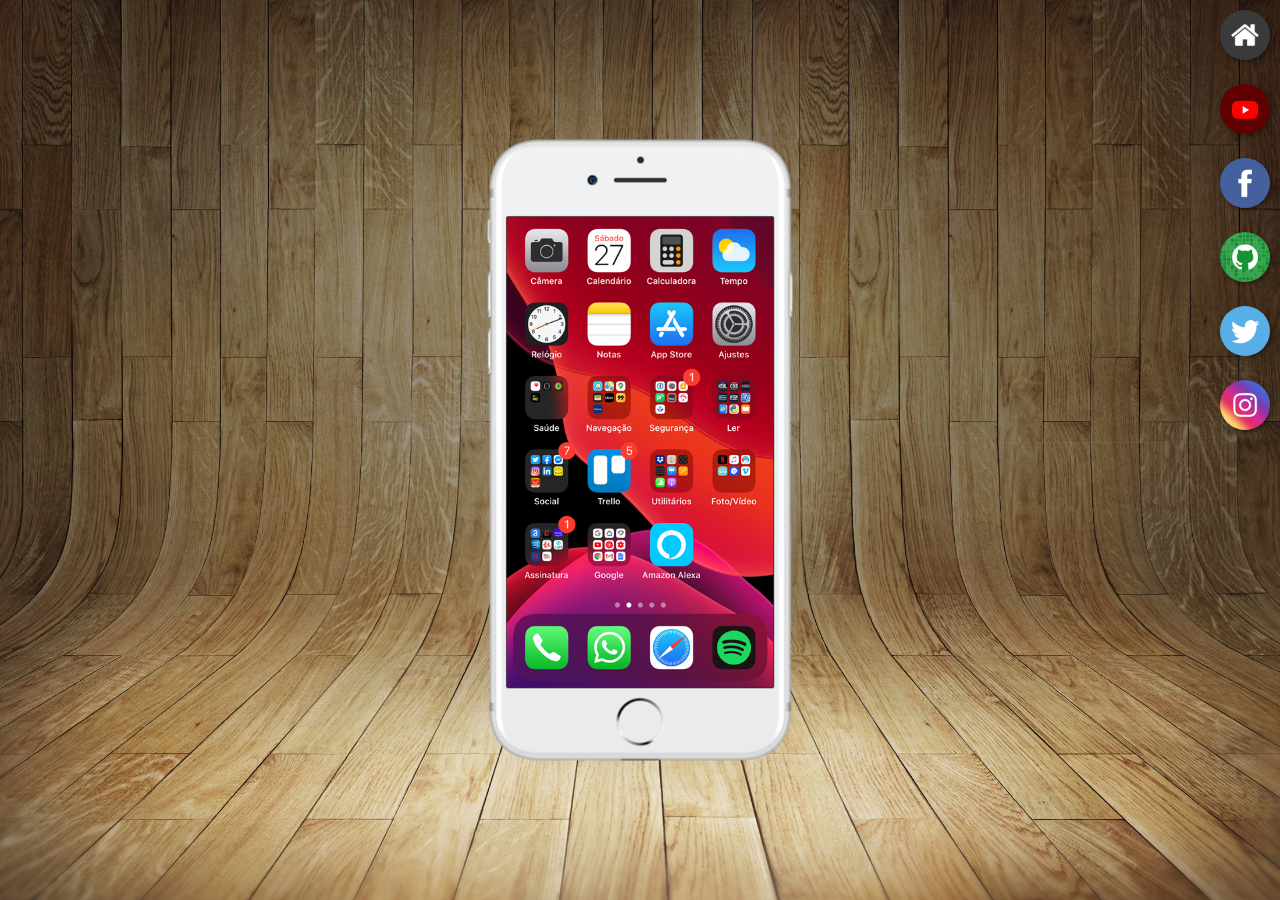
<file: index.html>
<!DOCTYPE html>
<html lang="pt-br">
<head>
    <meta charset="UTF-8">
    <meta name="viewport" content="width=device-width, initial-scale=1.0">
    <link rel="shortcut icon" href="favicon.ico" type="image/x-icon">
    <link rel="stylesheet" href="./estilos/style.css">
    <title>Projeto Redes Sociais</title>
</head>
<body>
    <main>
        <section id="telefone">
        <iframe src="home.html" name="tela" id="tela" frameborder="0">
            Seu navegador nao e compativel com isso.
        </iframe>
        </section>
        <section id="social">
             <a href="home.html" target="tela"><img src="imagens/logo-home.jpg" alt="Home"></a> <br>
             <a href="youtube.html" target="tela"><img src="imagens/logo-youtube.jpg" alt="Youtube"></a> <br> 
             <a href="facebook.html" target="tela"><img src="imagens/logo-facebook.jpg" alt="Facebook"></a>  <br>
             <a href="github.html" target="tela"><img src="imagens/logo-github.jpg" alt="GitHub"></a>  <br>
             <a href="twitter.html" target="tela"><img src="imagens/logo-twitter.jpg" alt="Twitter"></a>  <br>
             <a href="instagram.html" target="tela"><img src="imagens/logo-instagram.jpg" alt="Inst agram"></a>  <br>
        </section>
    </main>
</body>
</html>
</file>
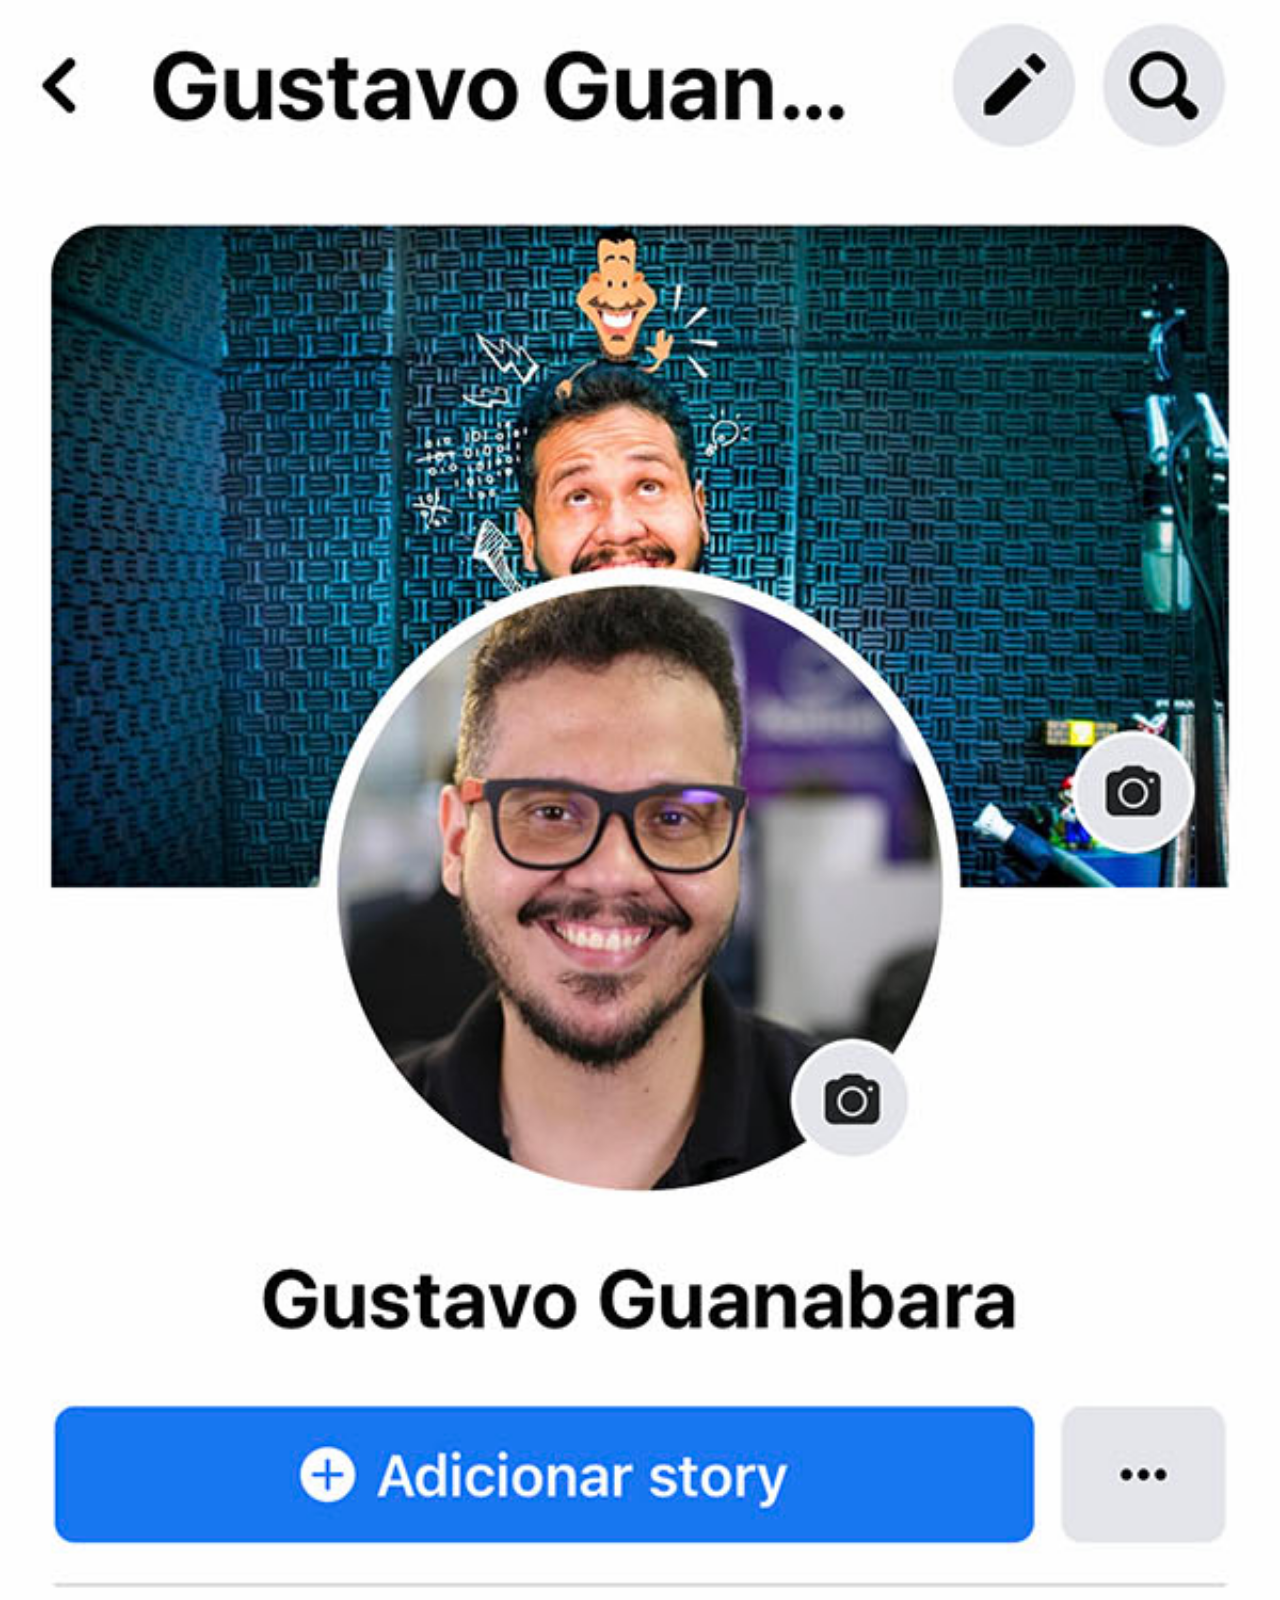
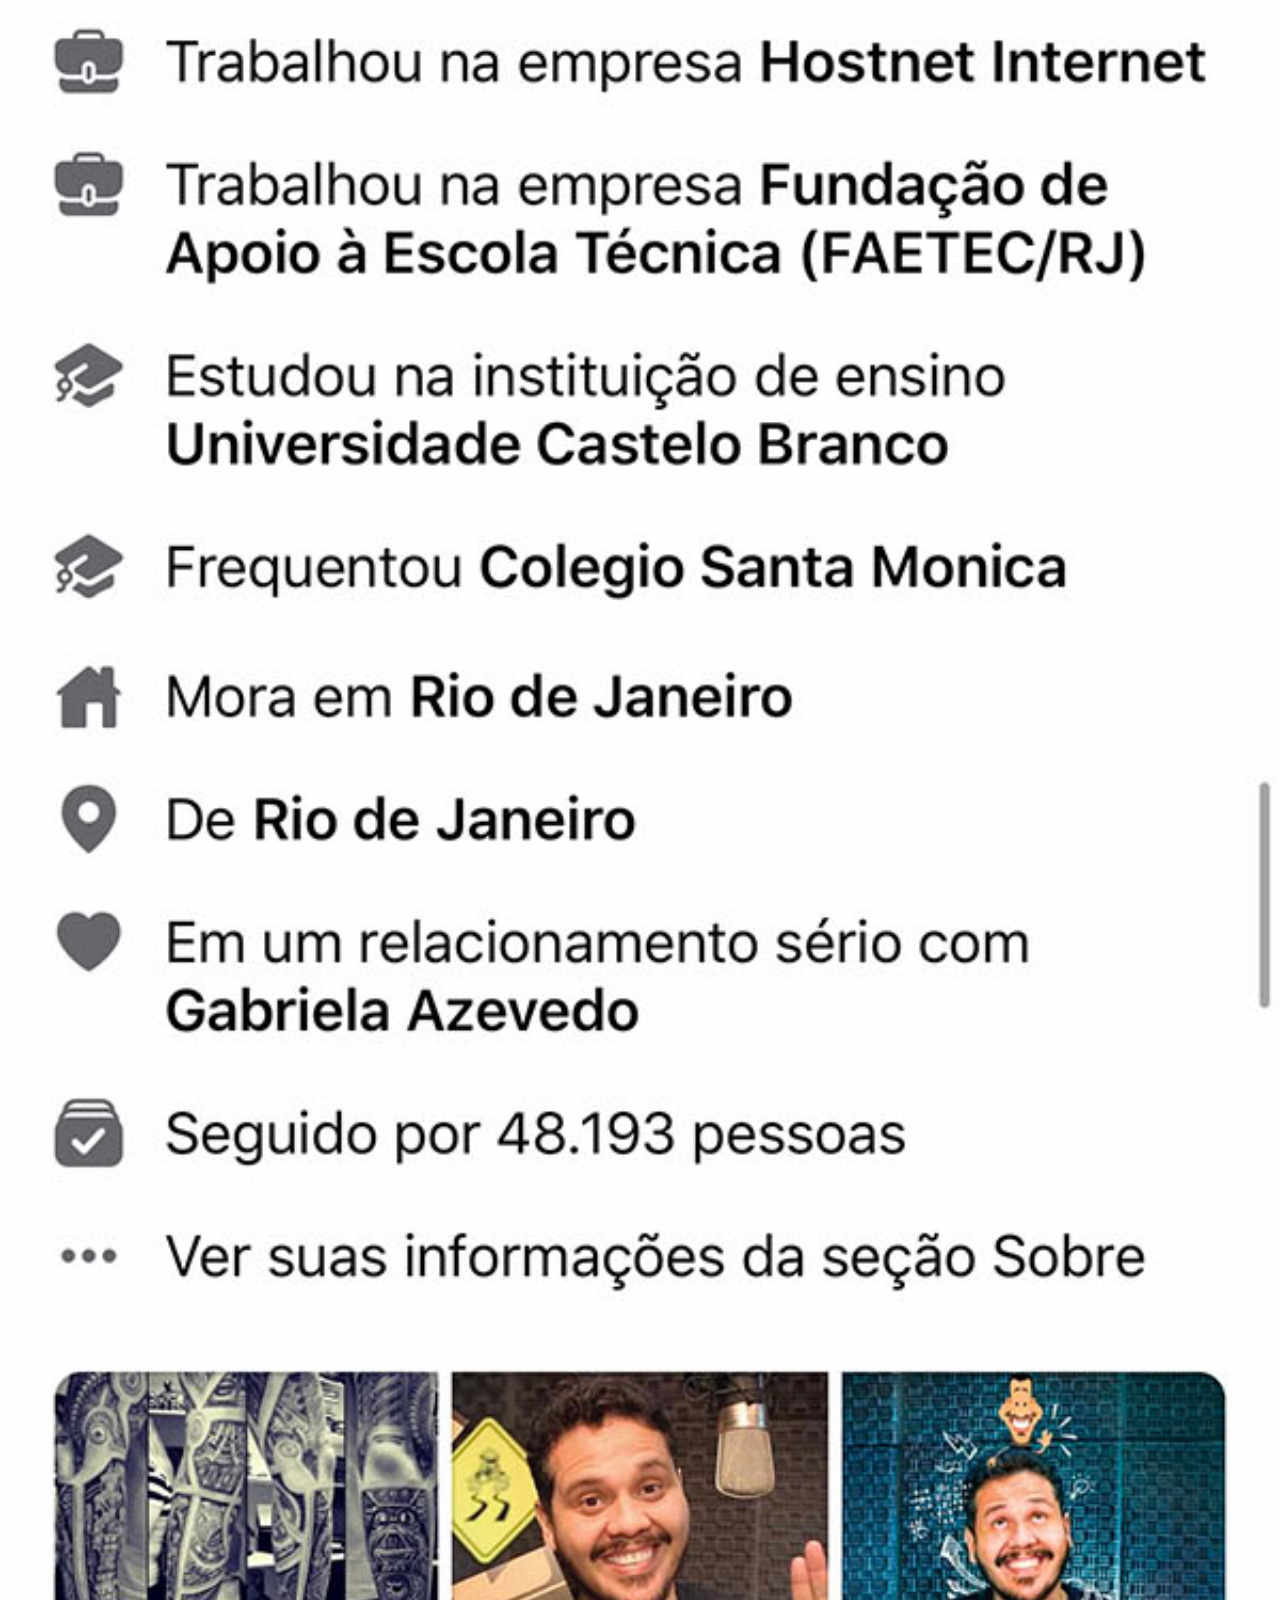
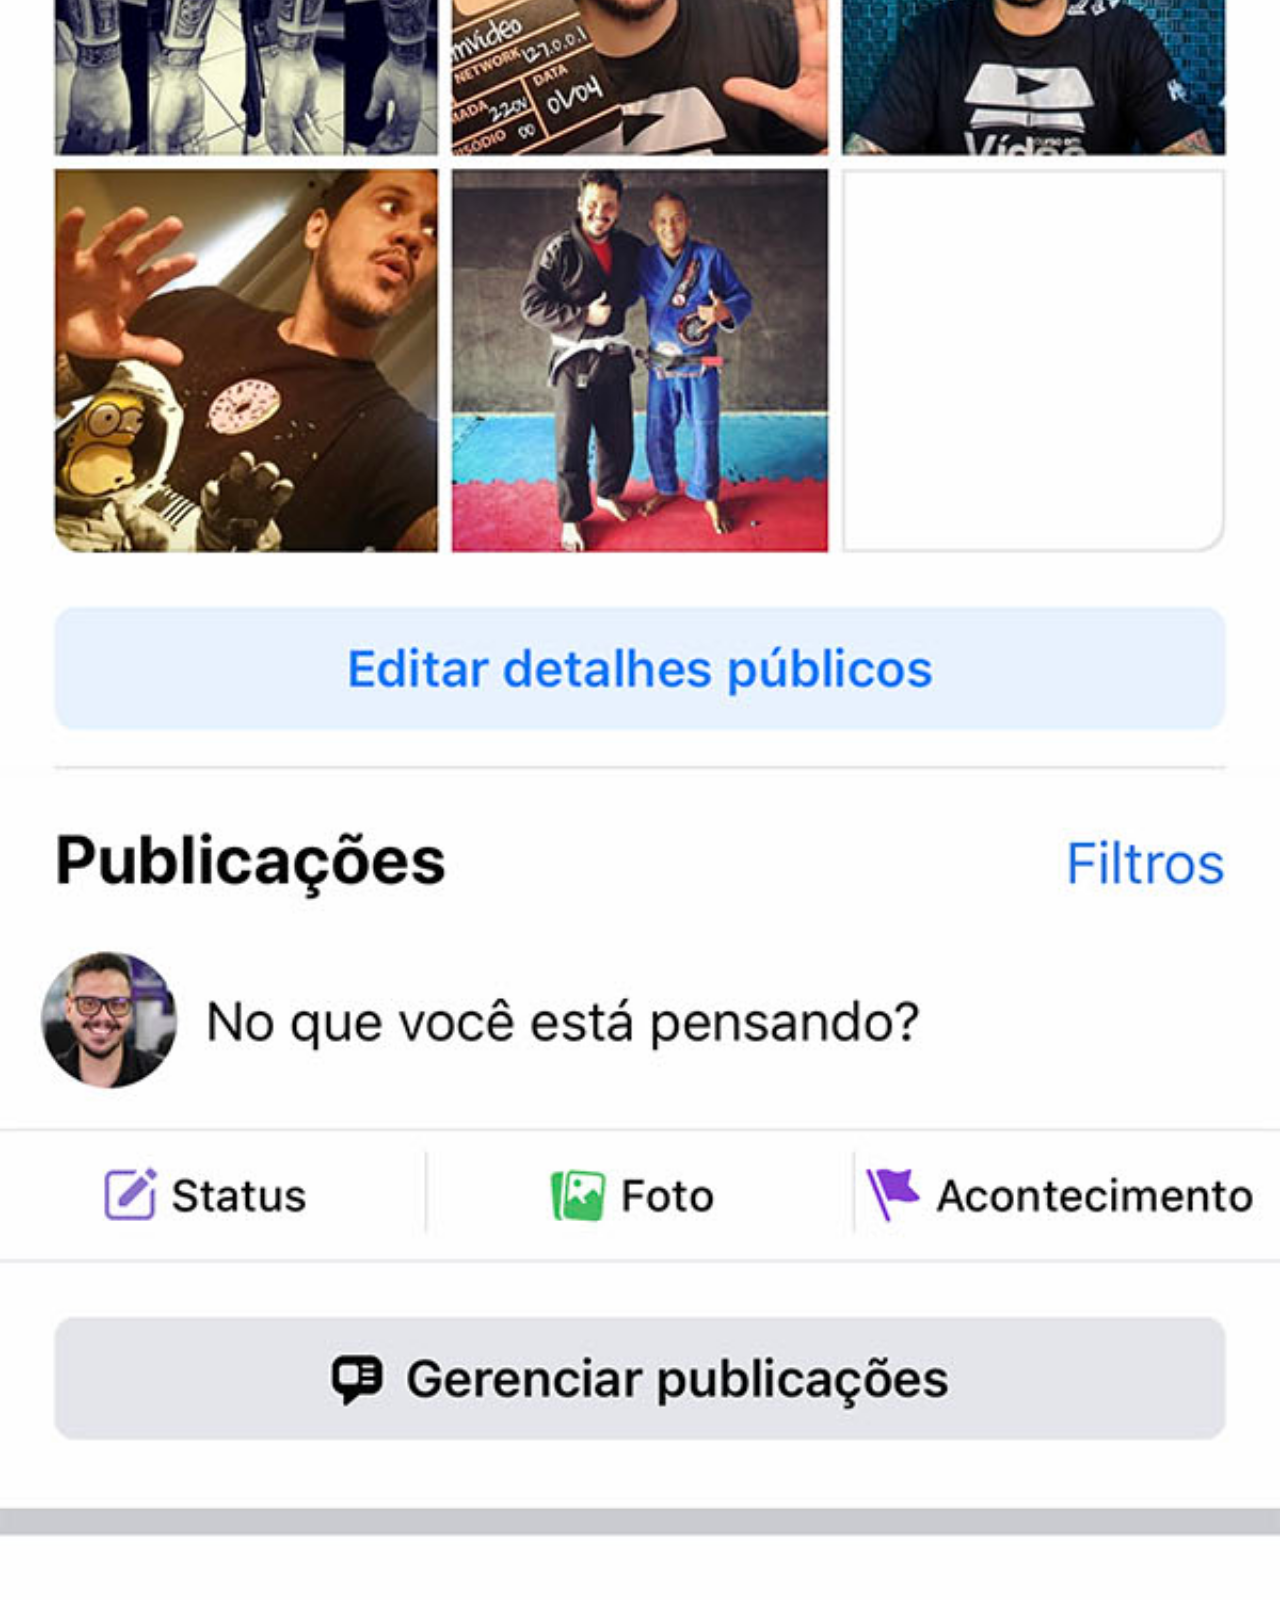
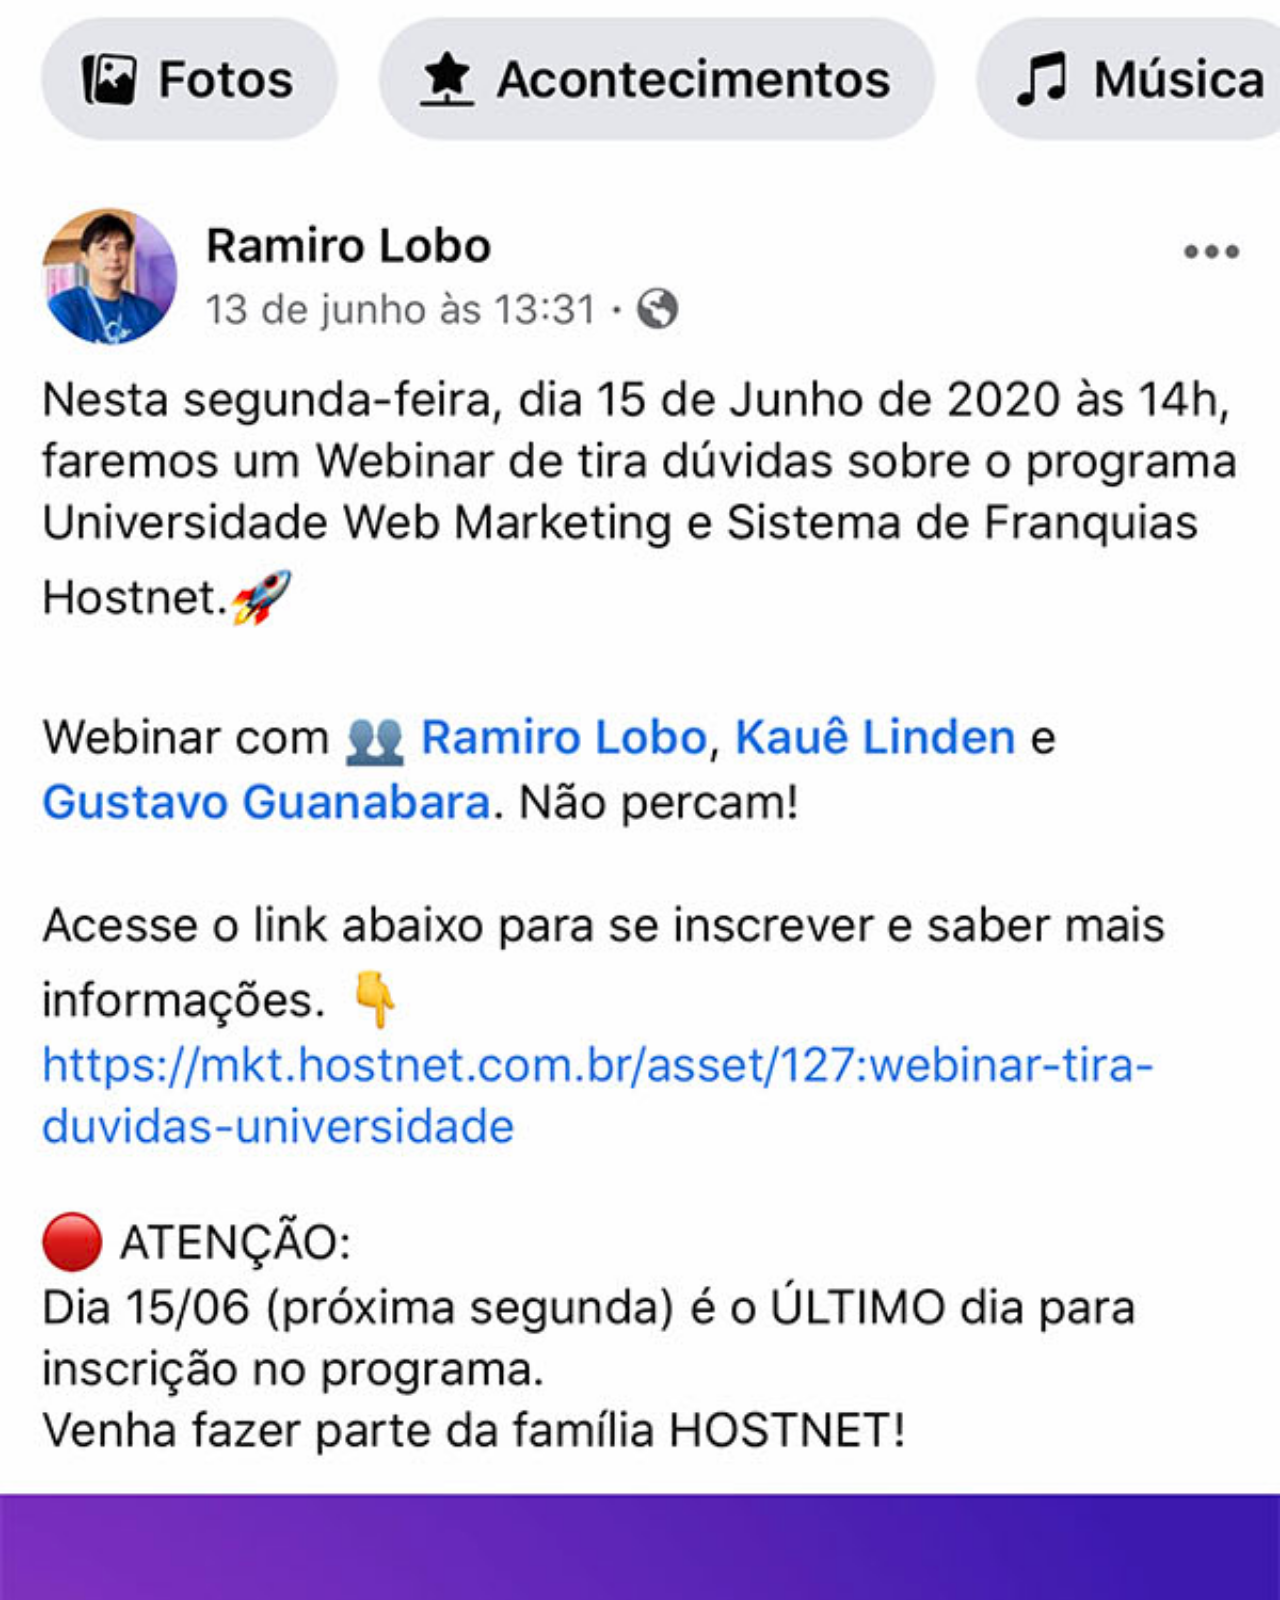
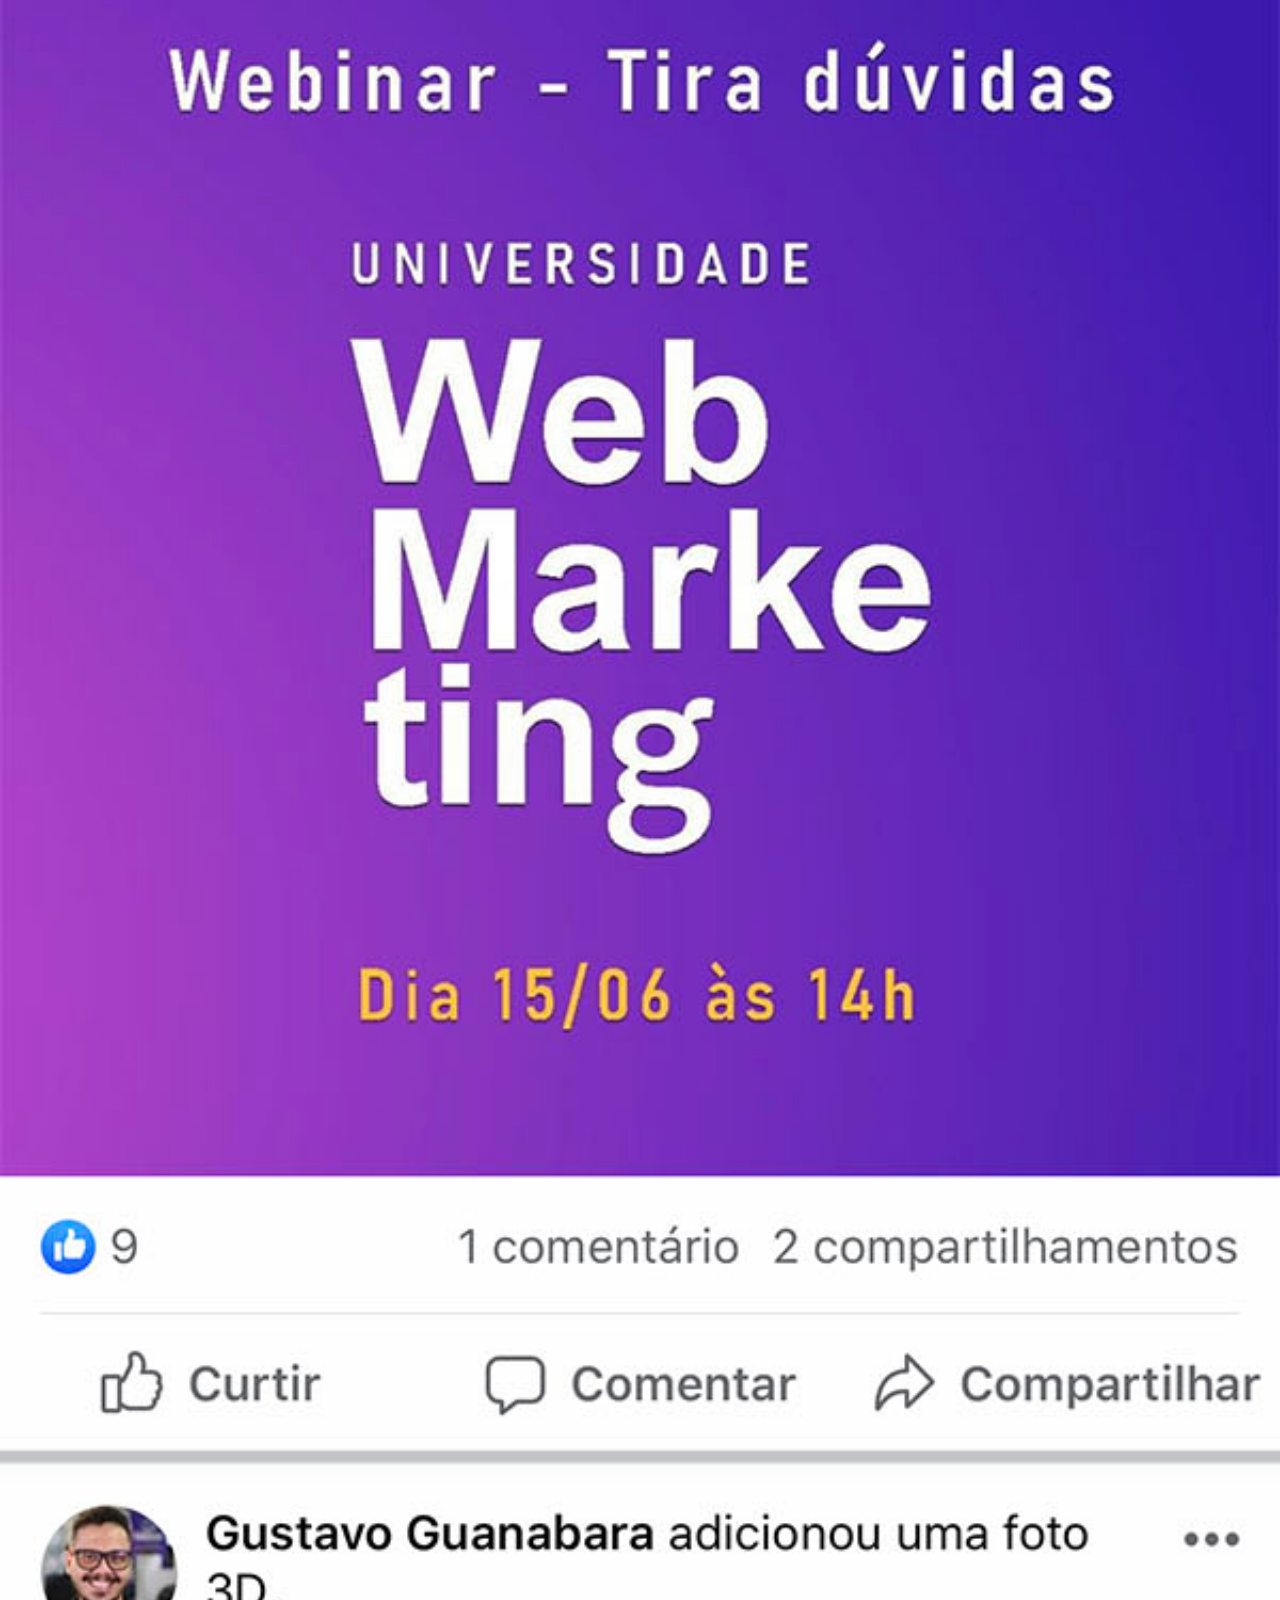
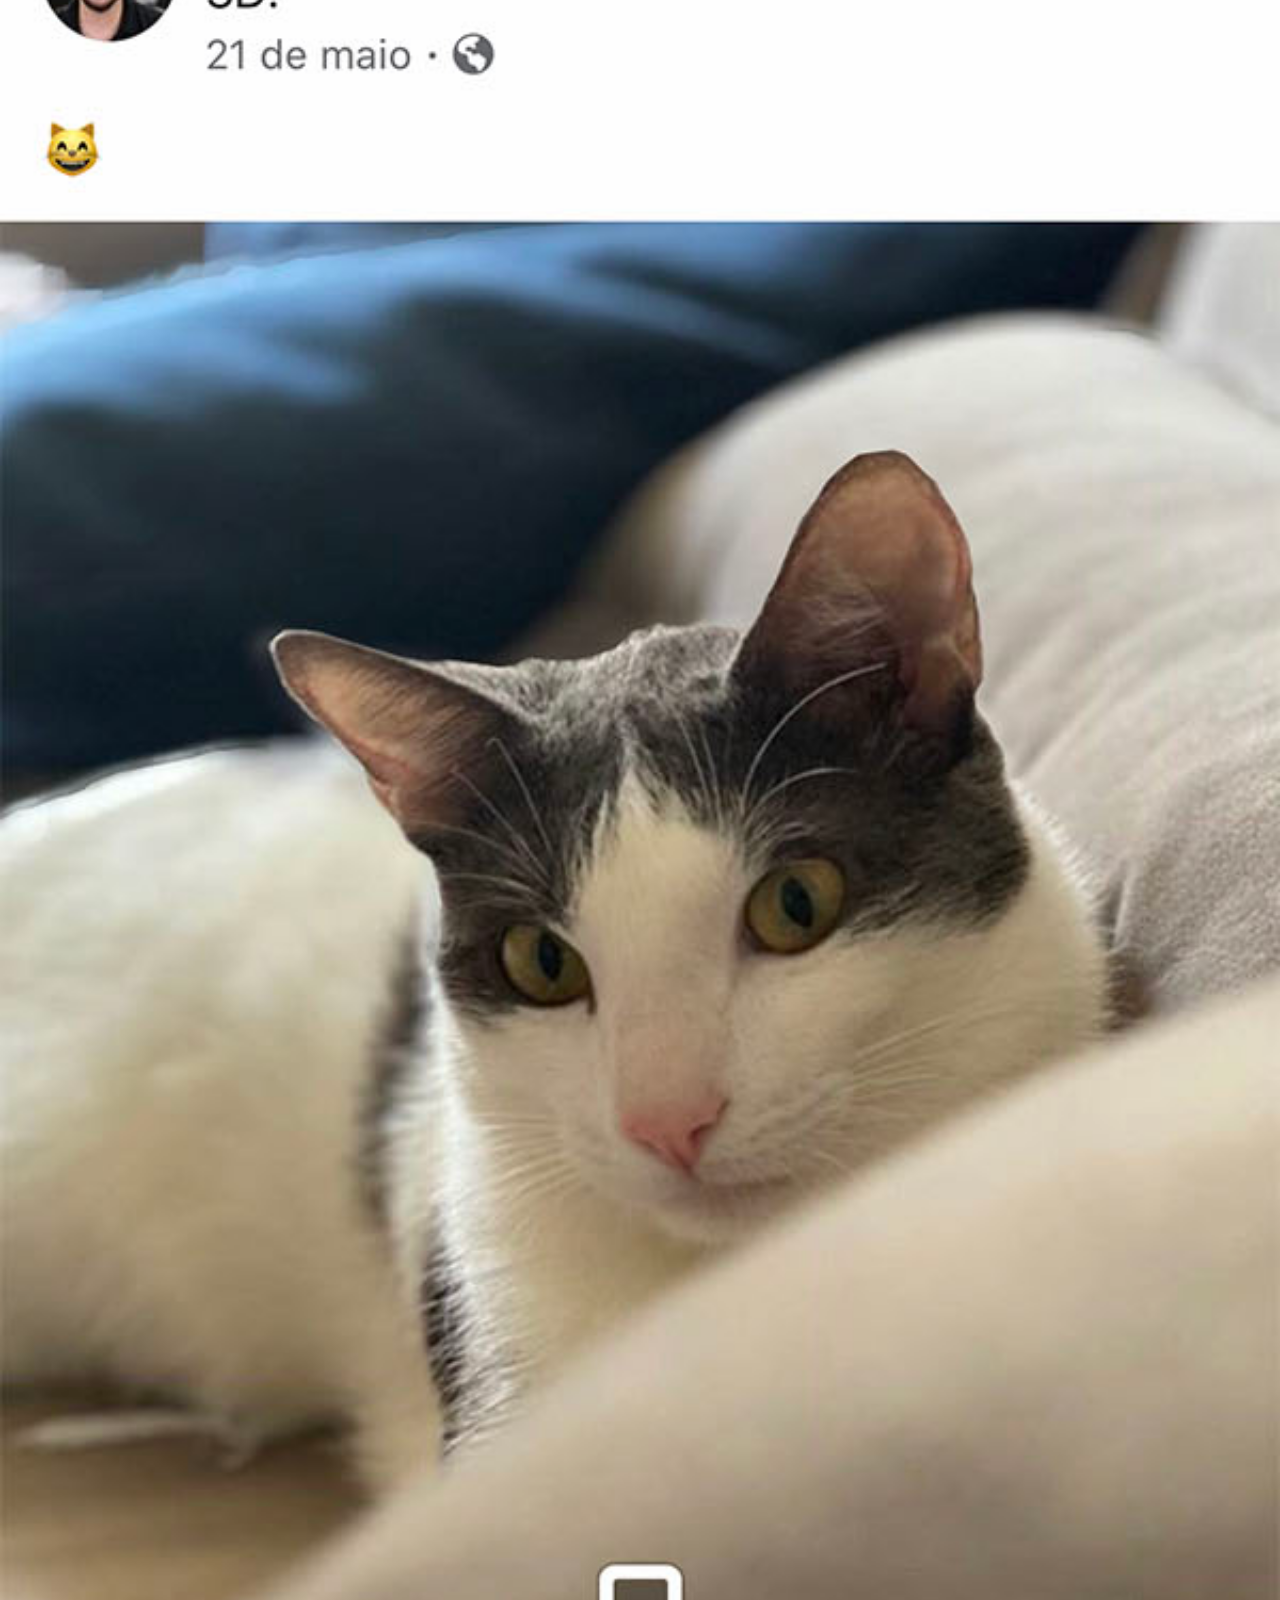
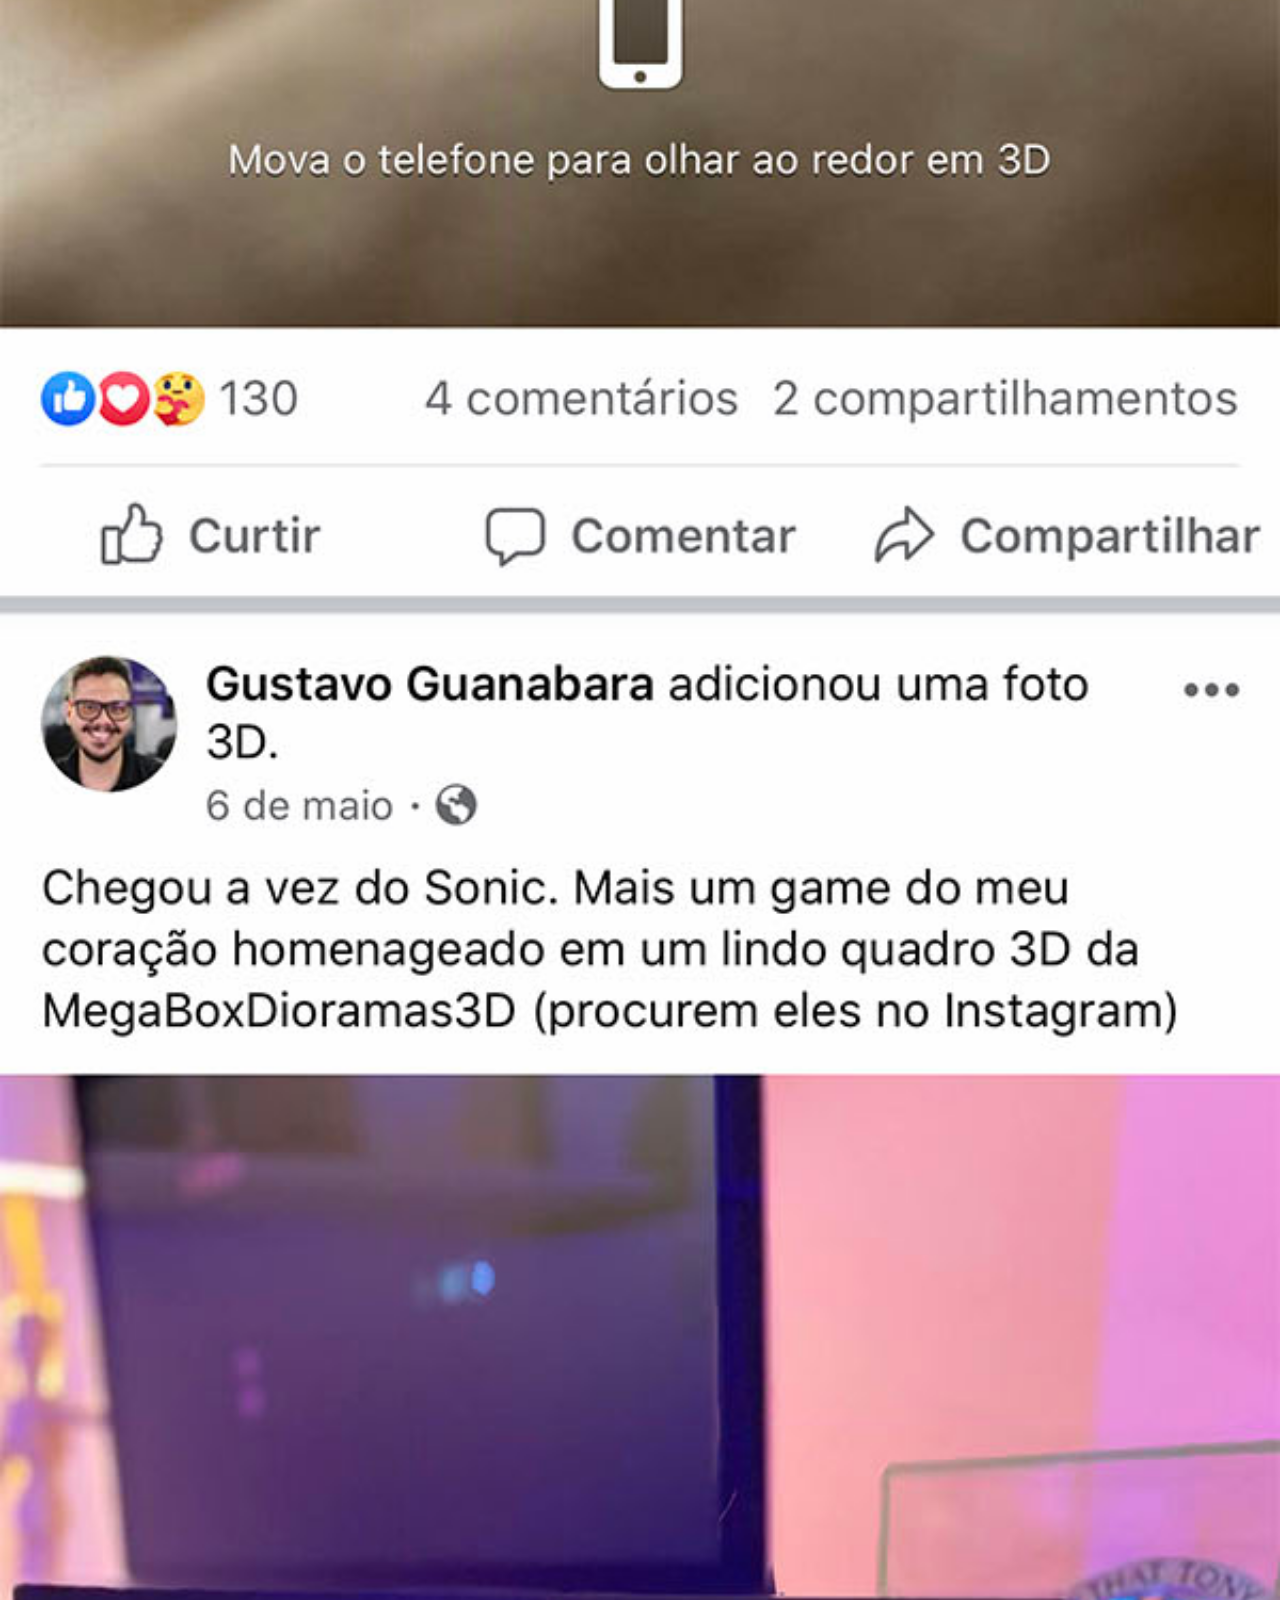
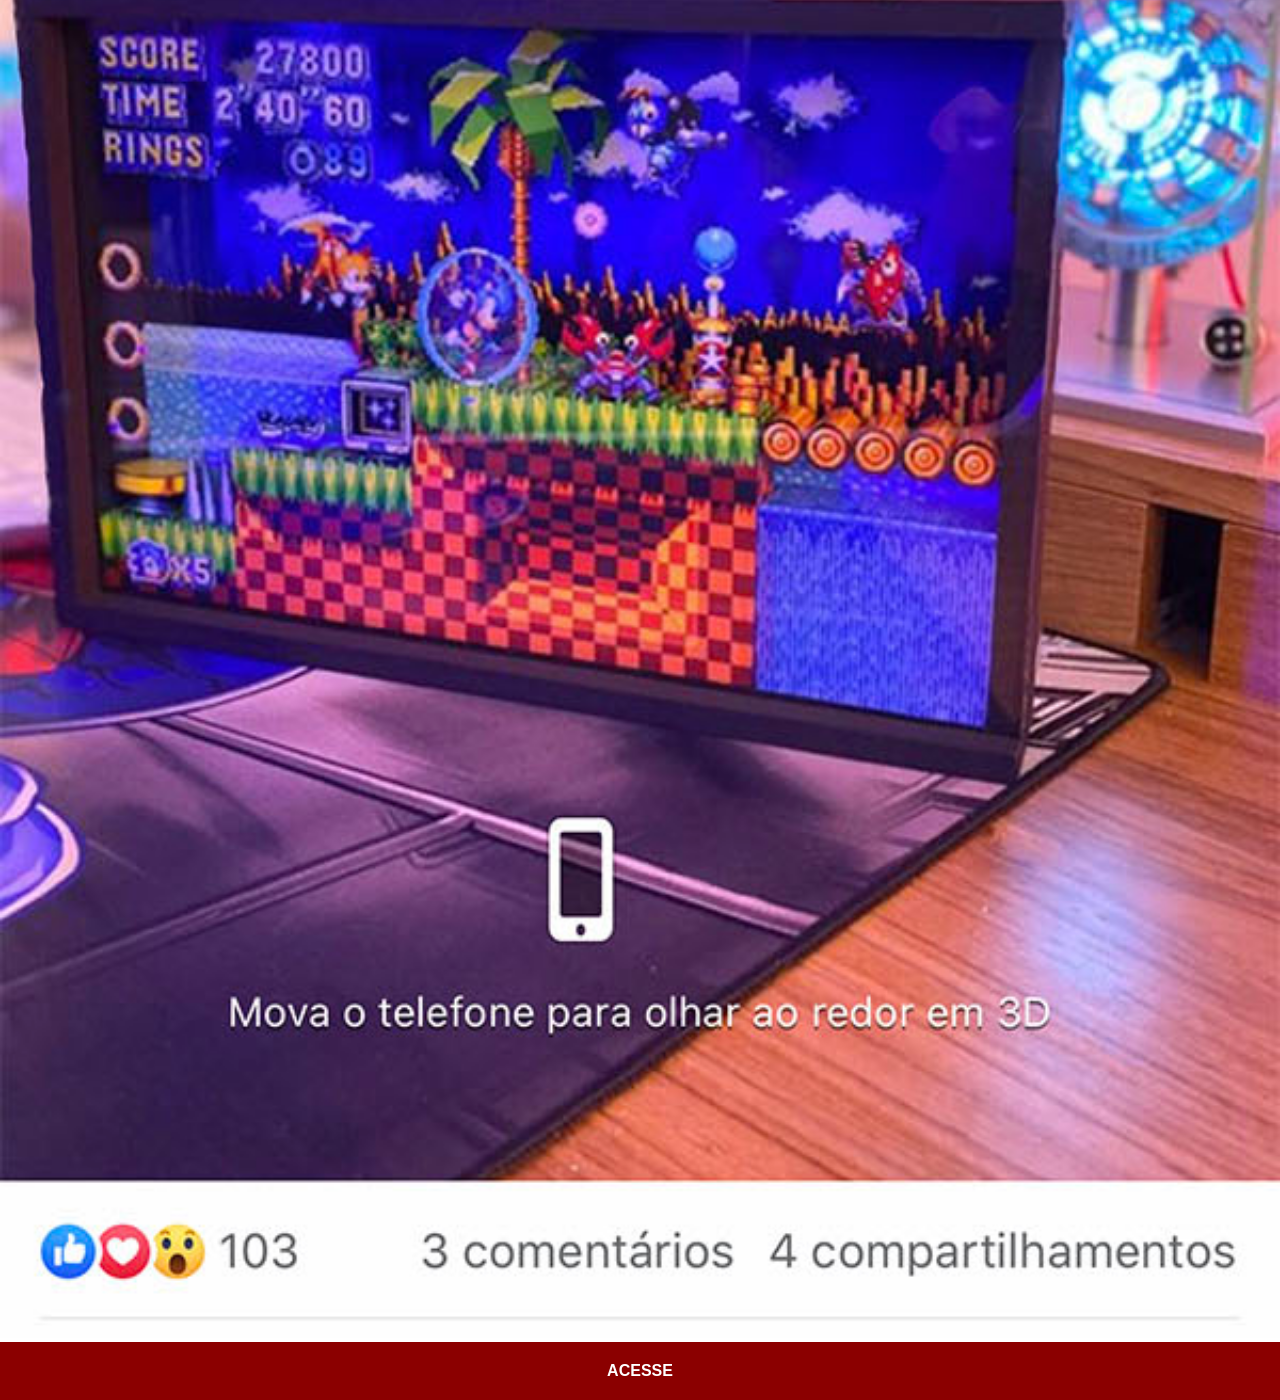
<file: facebook.html>
<!DOCTYPE html>
<html lang="pt-br">
<head>
    <meta charset="UTF-8">
    <meta name="viewport" content="width=device-width, initial-scale=1.0">
    <title>Facebook</title>
    <link rel="stylesheet" href="./estilos/social.css">
</head>
<body>
    <img src="./imagens/tela-facebook.jpg" alt="Facebook">
    <a href="https://www.facebook.com/gustavoguanabara/?locale=pt_BR/" target="_blank" rel="next">ACESSE</a>
</body>
</html>
</file>
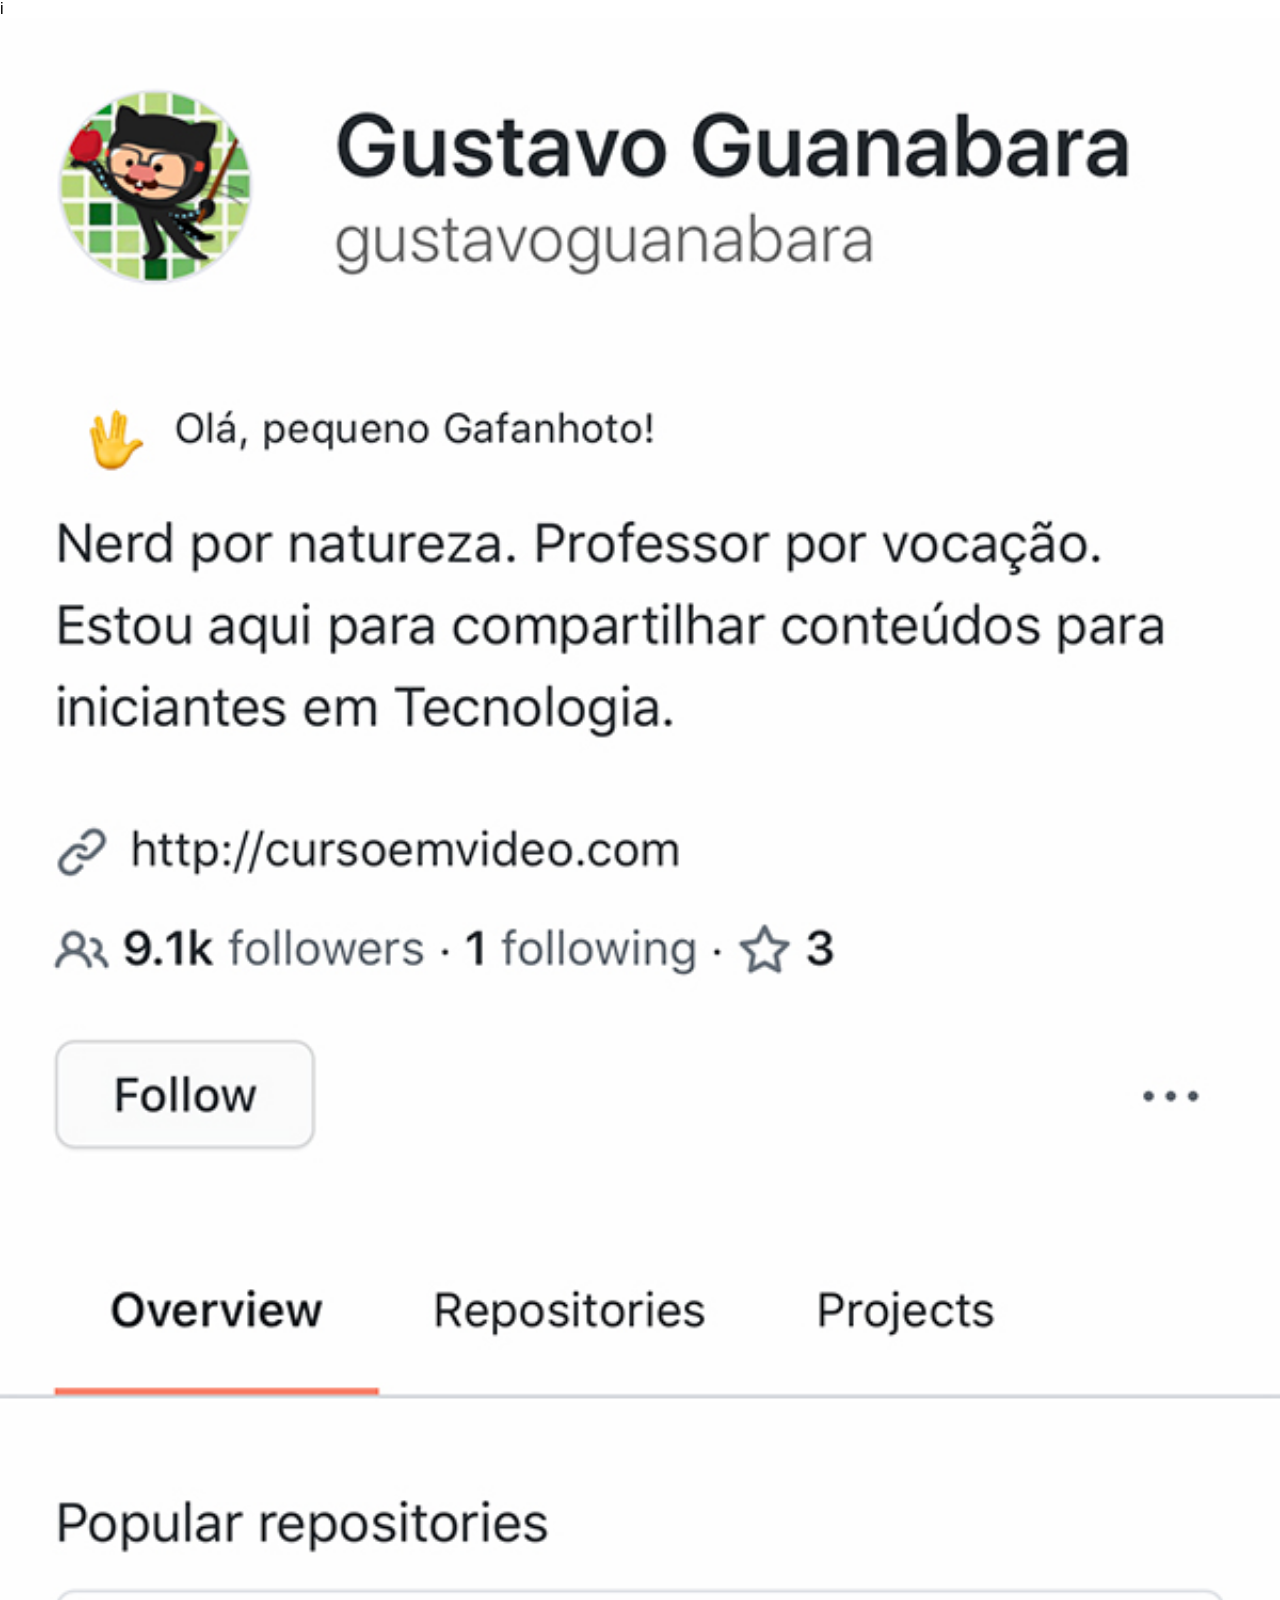
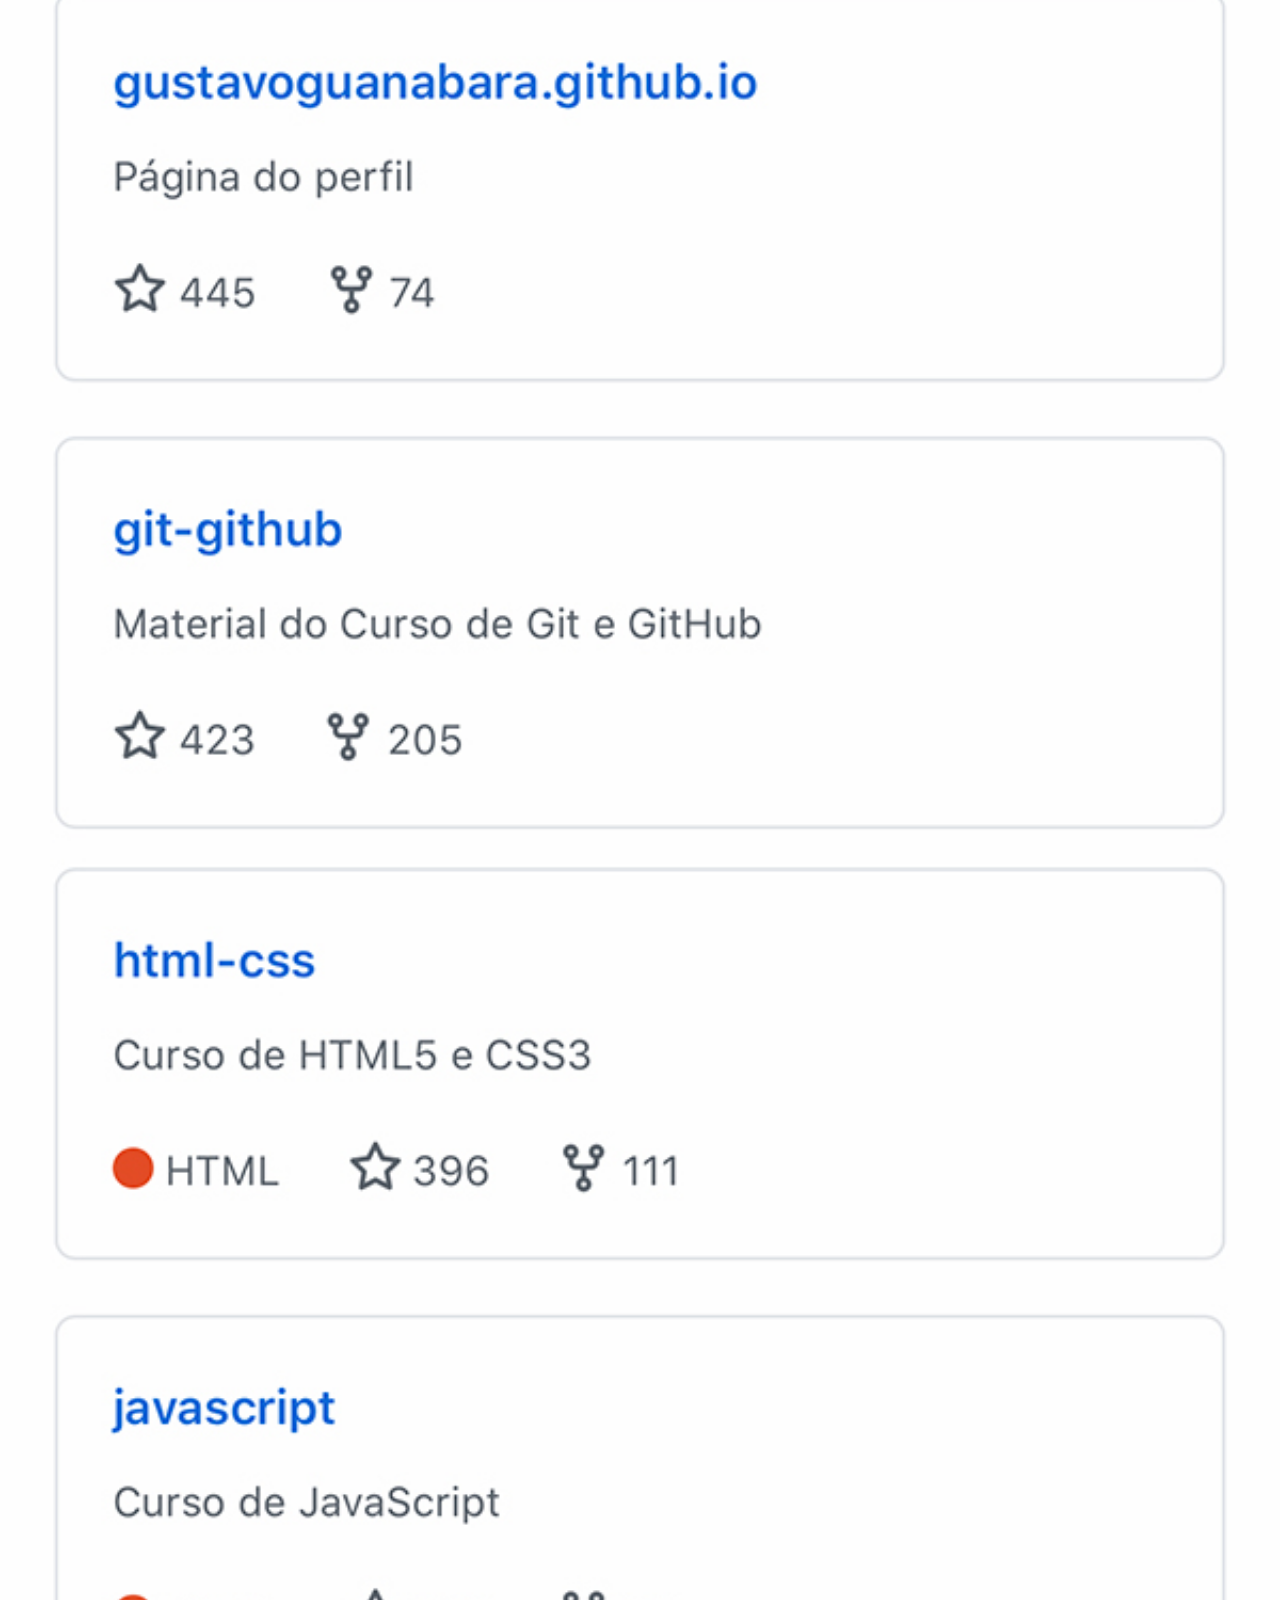
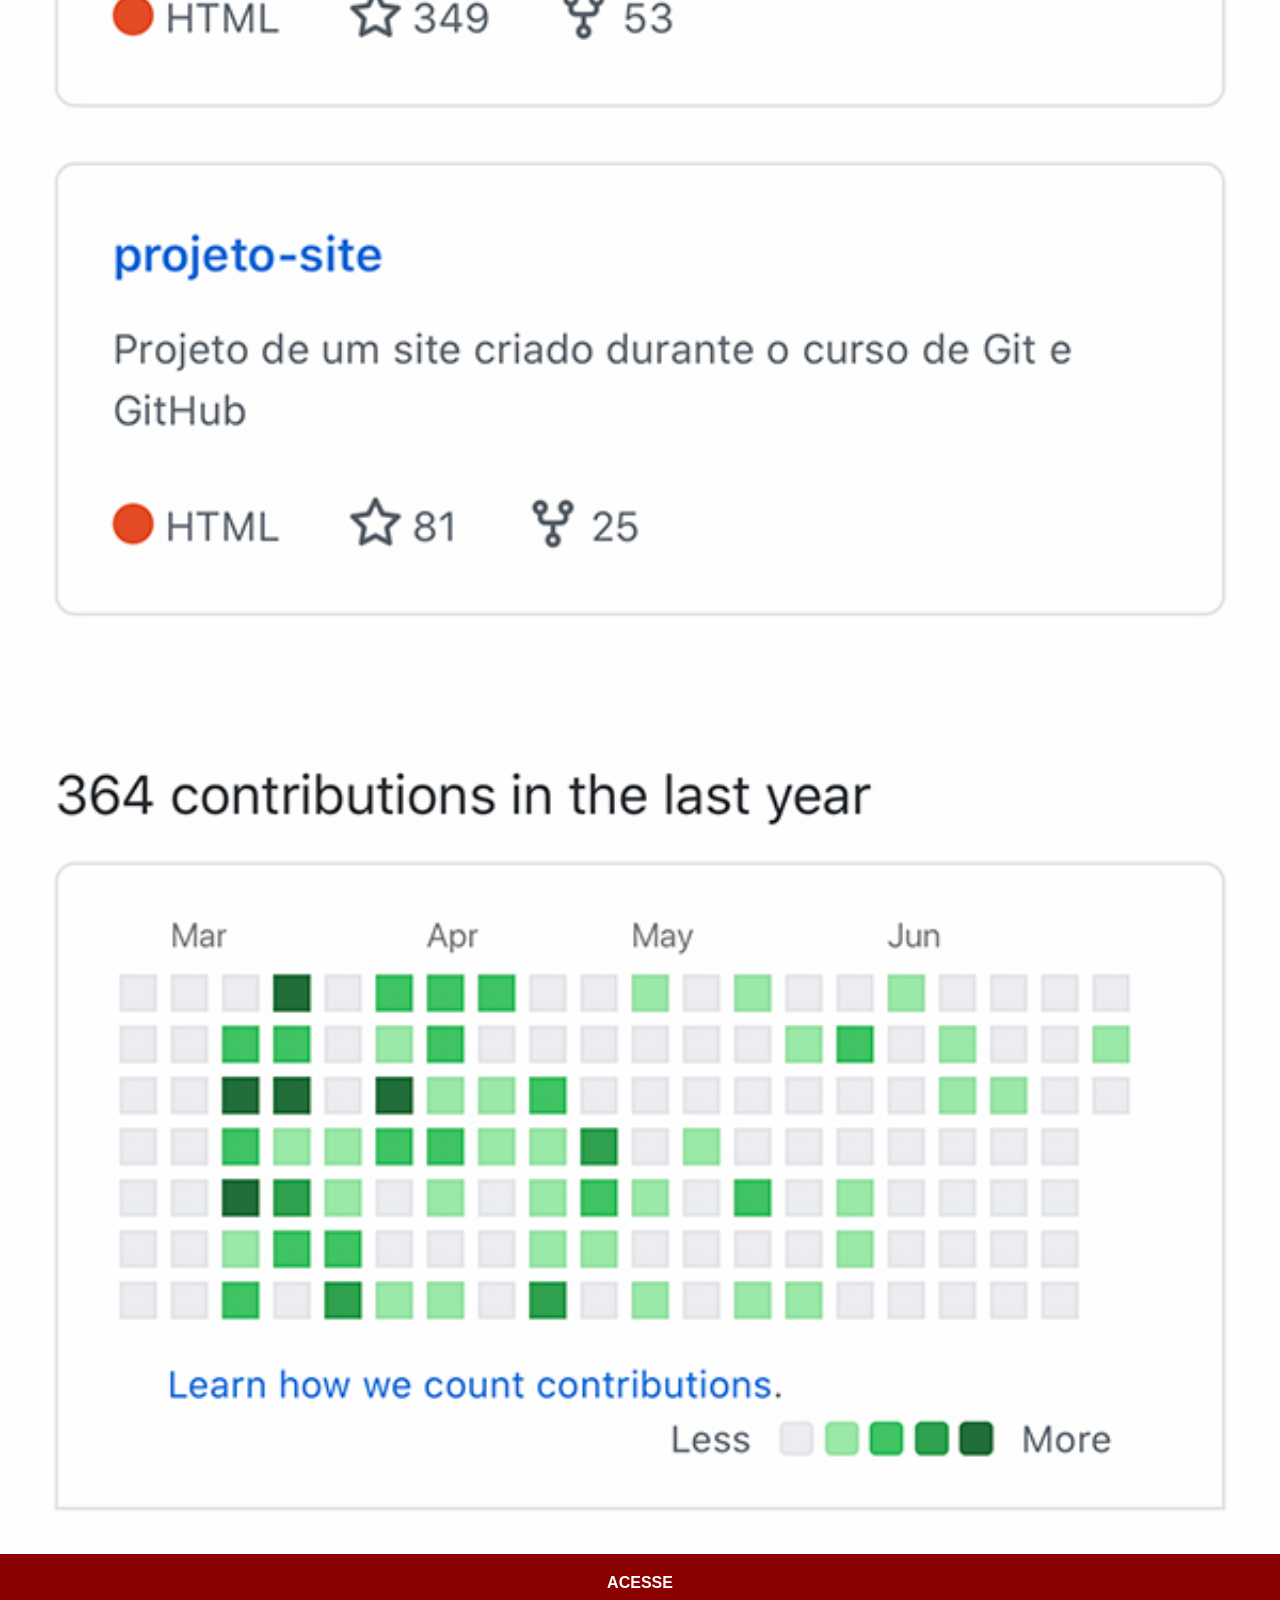
<file: github.html>
<!DOCTYPE html>
<html lang="pt-br">
<head>
    <meta charset="UTF-8">
    <meta name="viewport" content="width=device-width, initial-scale=1.0">
    <title>GitHub</title>
    <link rel="stylesheet" href="./estilos/social.css">i
</head>
<body>
    <img src="imagens/tela-github.jpg" alt="Github">
    <a href="https://github.com/gustavoguanabara/" target="_blank" rel="next">ACESSE</a>
</body>
</html>
</file>
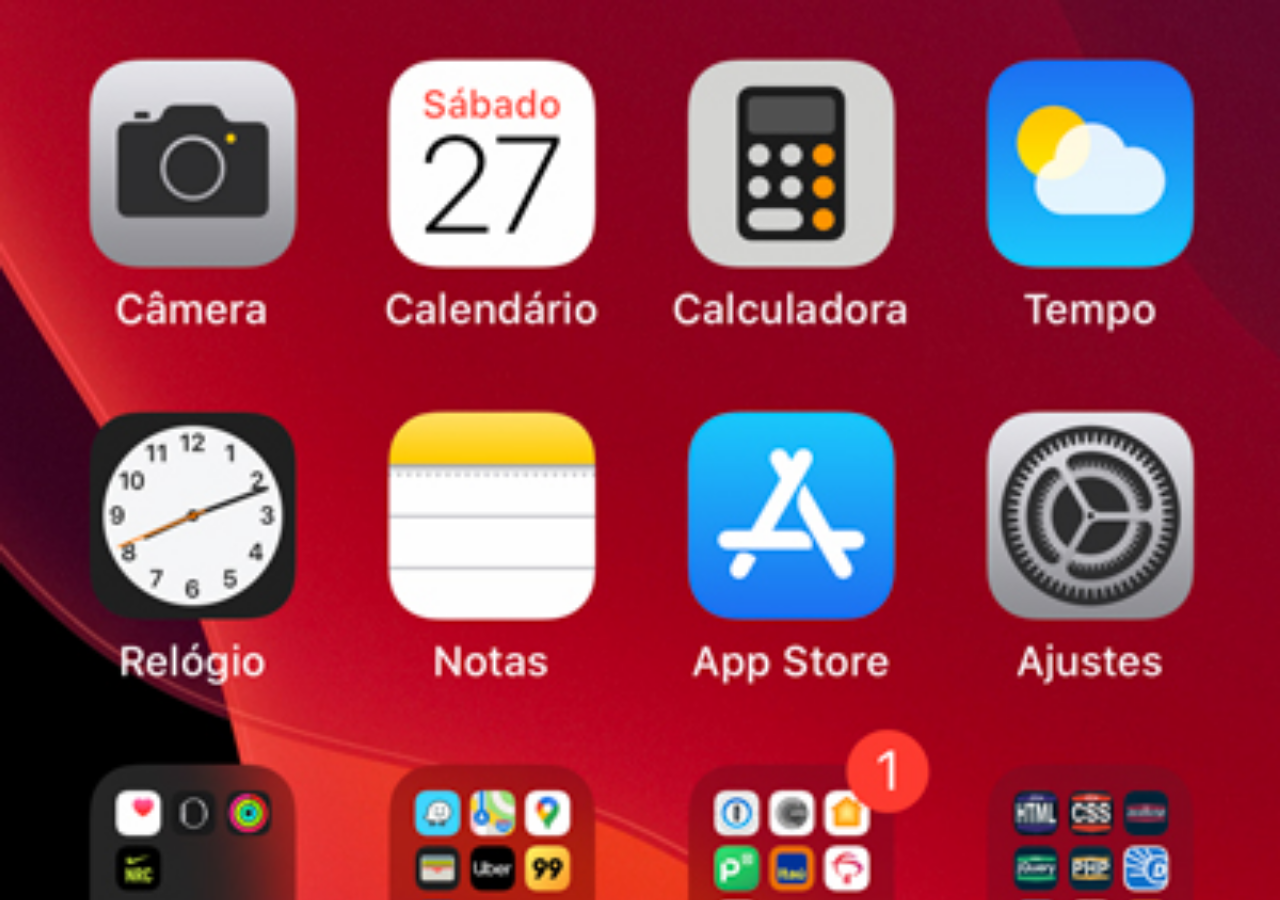
<file: home.html>
<!DOCTYPE html>
<html lang="pt-br">
<head>
    <meta charset="UTF-8">
    <meta name="viewport" content="width=device-width, initial-scale=1.0">
    <title>Home</title>
    <style>
        *{
            margin: 0;
            padding: 0;
        }

        body{
            width: 100vw;
            height: 100vh;
            background: black url('./imagens/tela-home.jpg') no-repeat top center;
            background-size: cover; /* Serve para que a imagem de fundo preencha todo o espaço disponível, sem deixar espaços vazios */
        }
    </style>
</head>
<body>
    
</body>
</html>
</file>
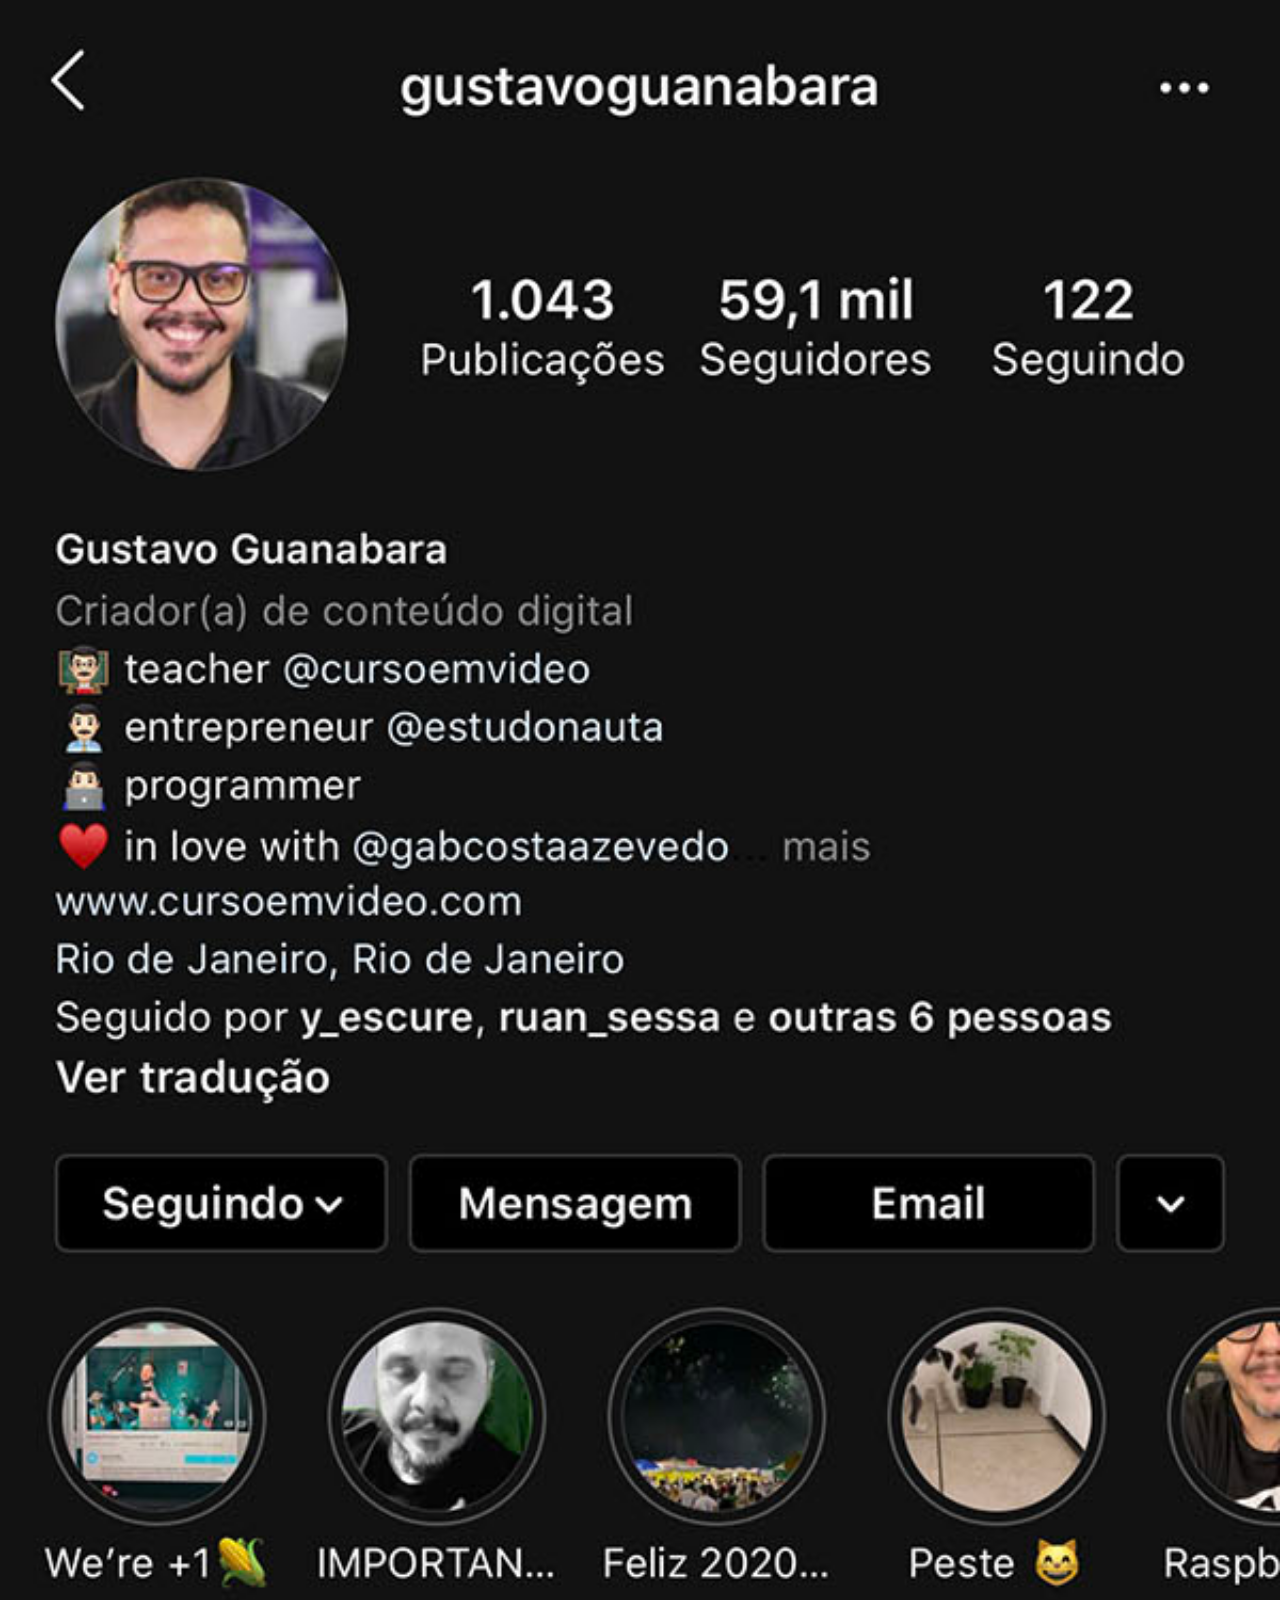
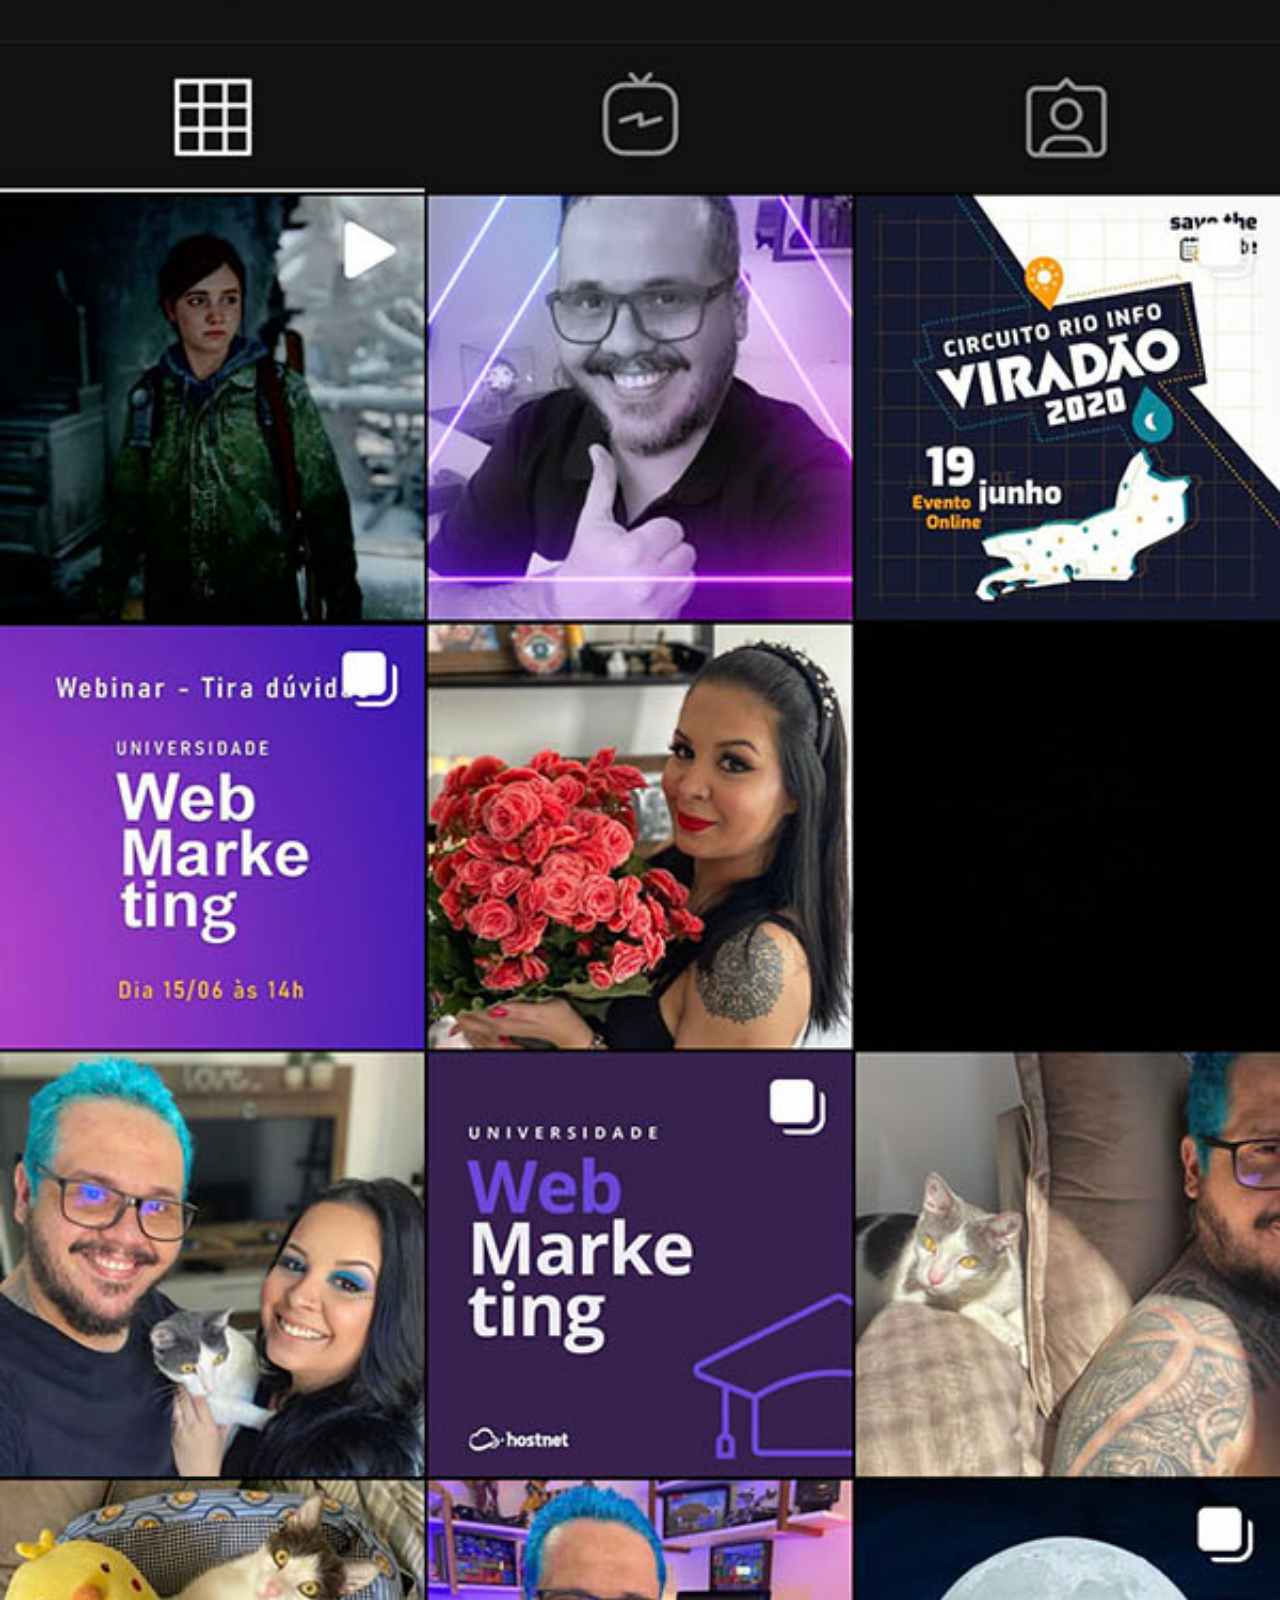
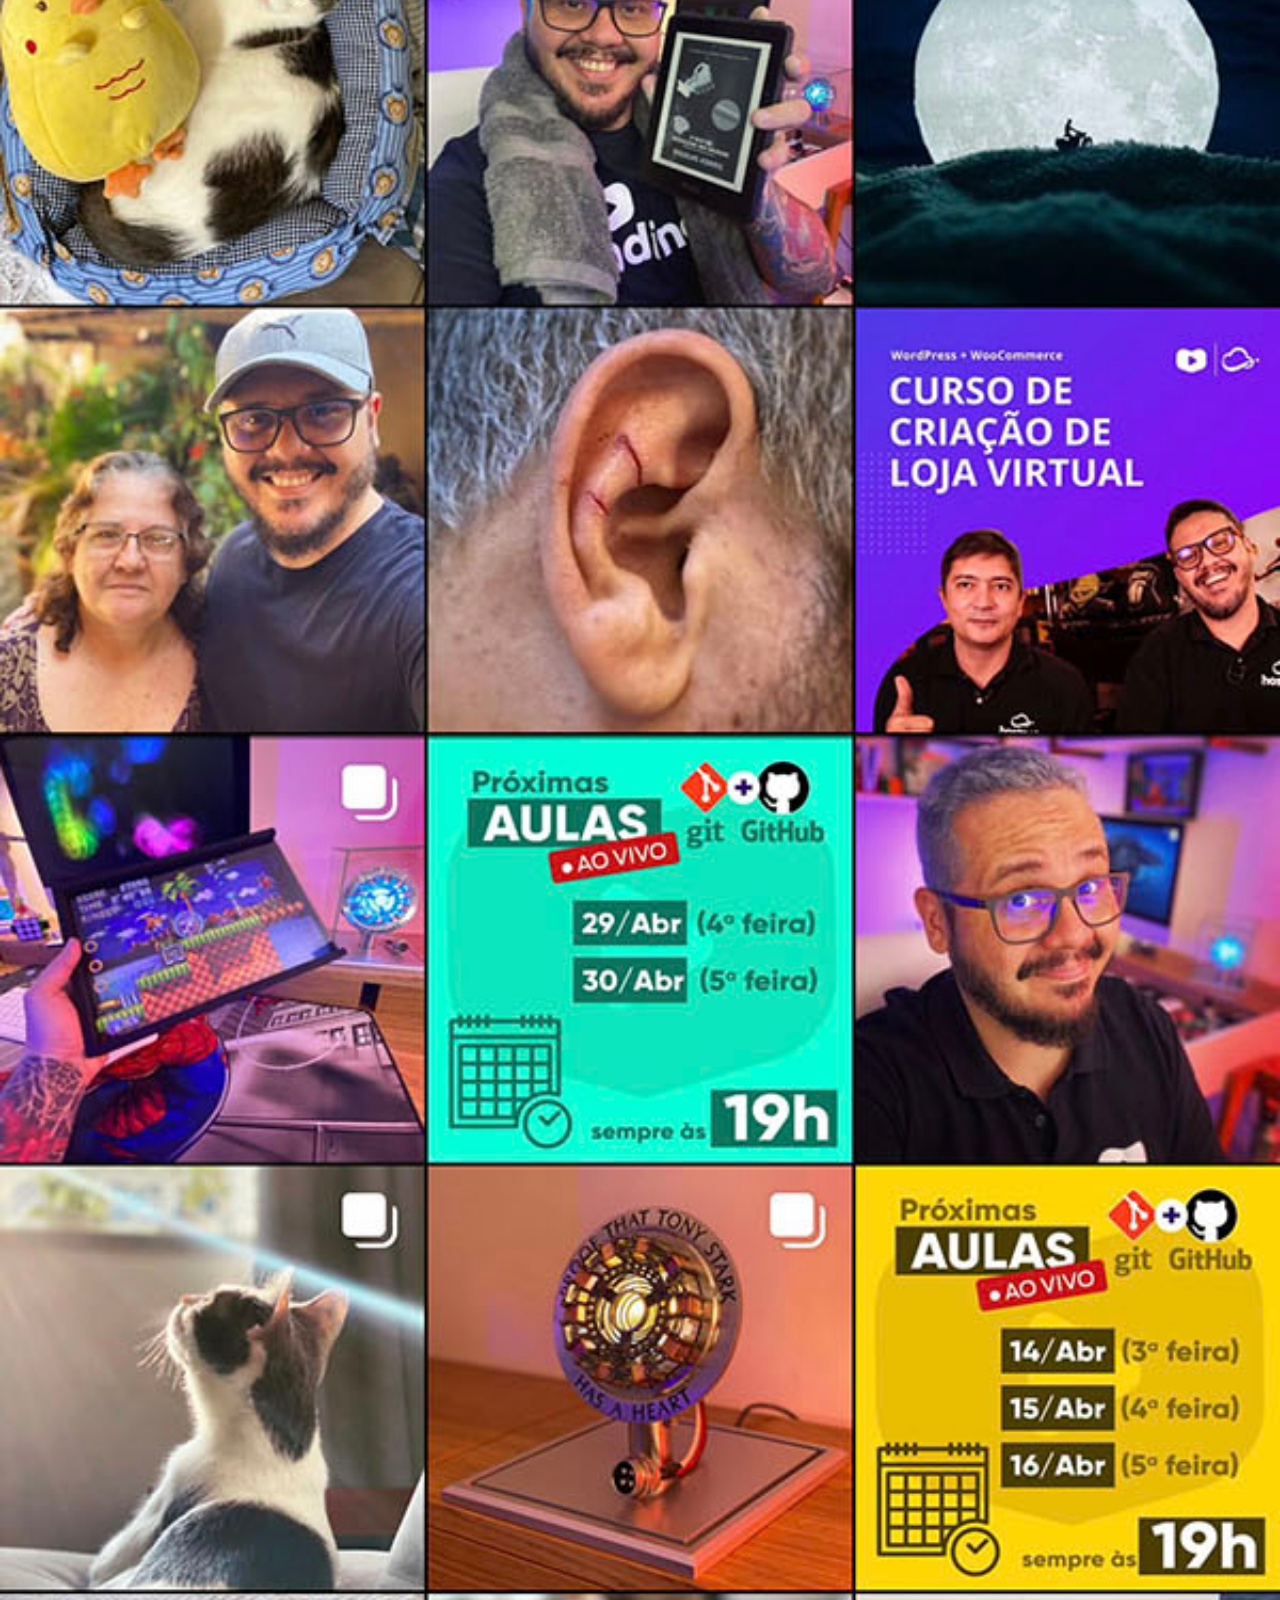
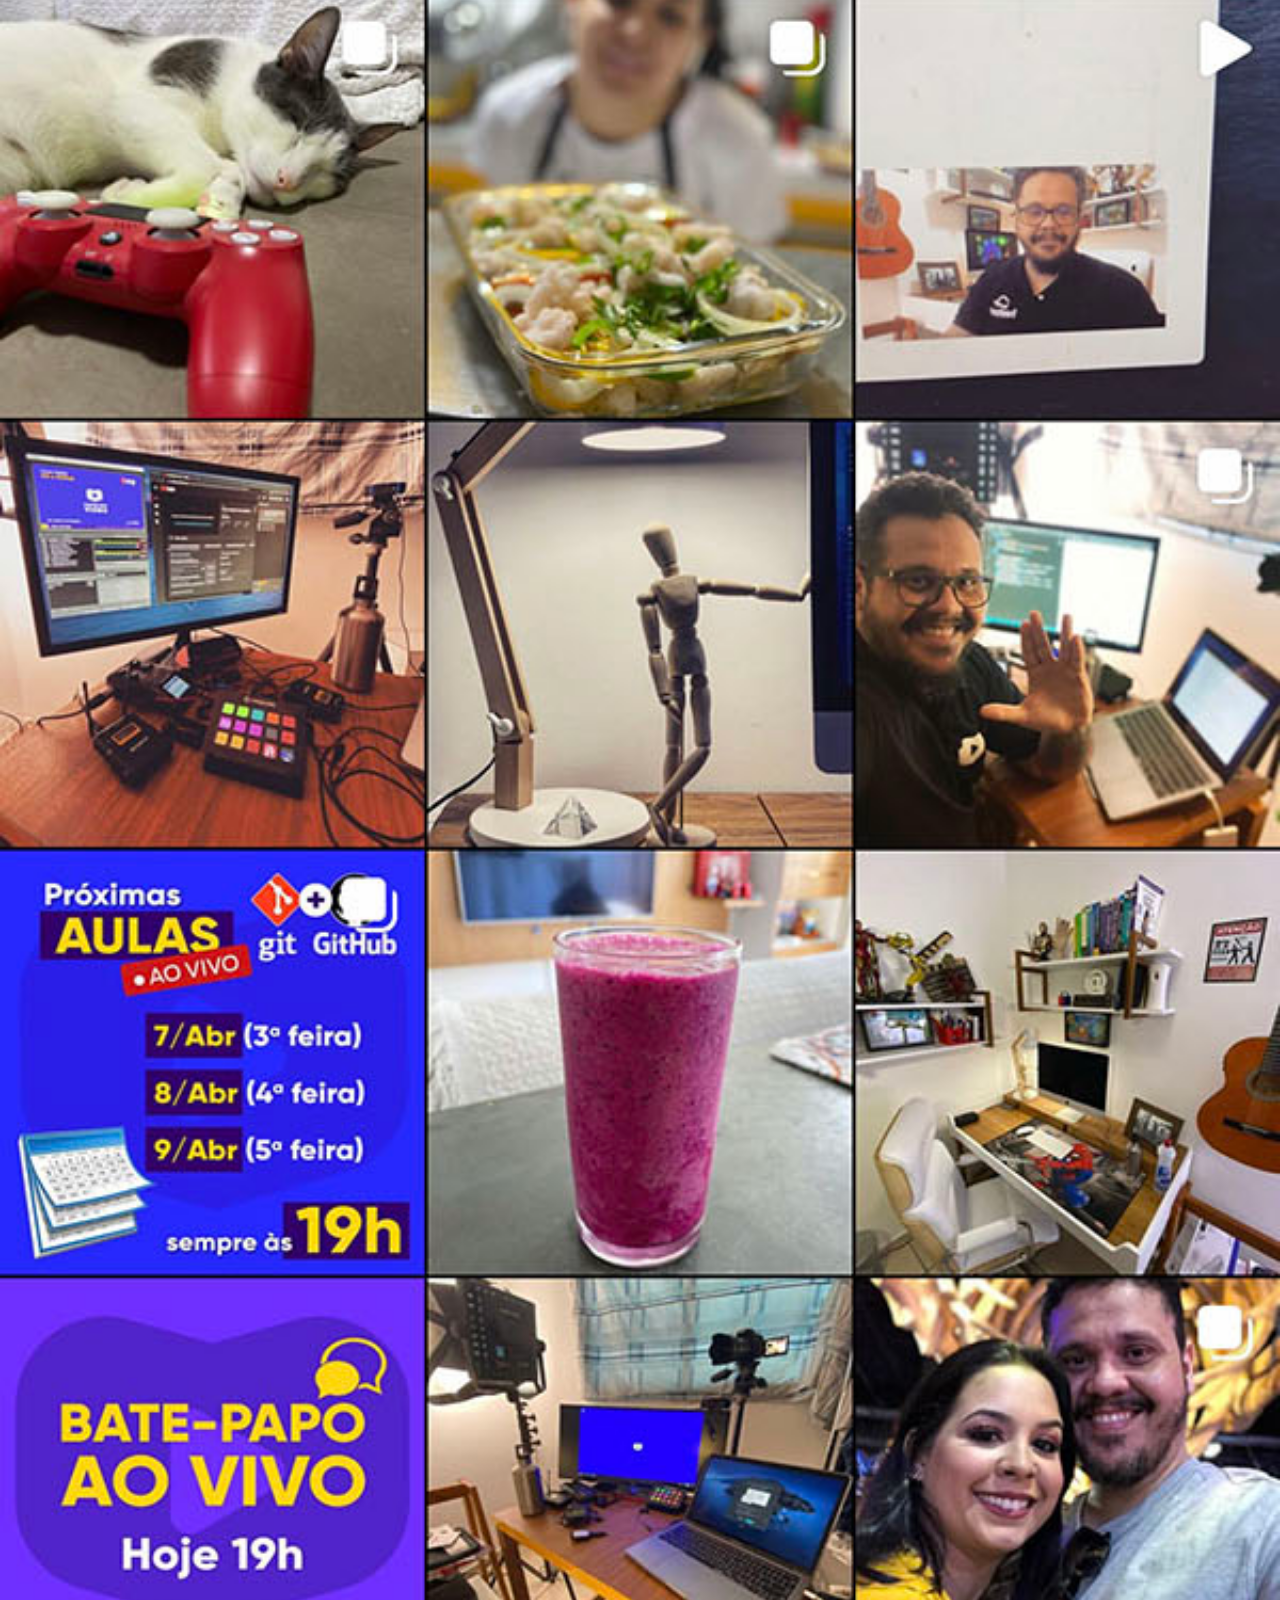
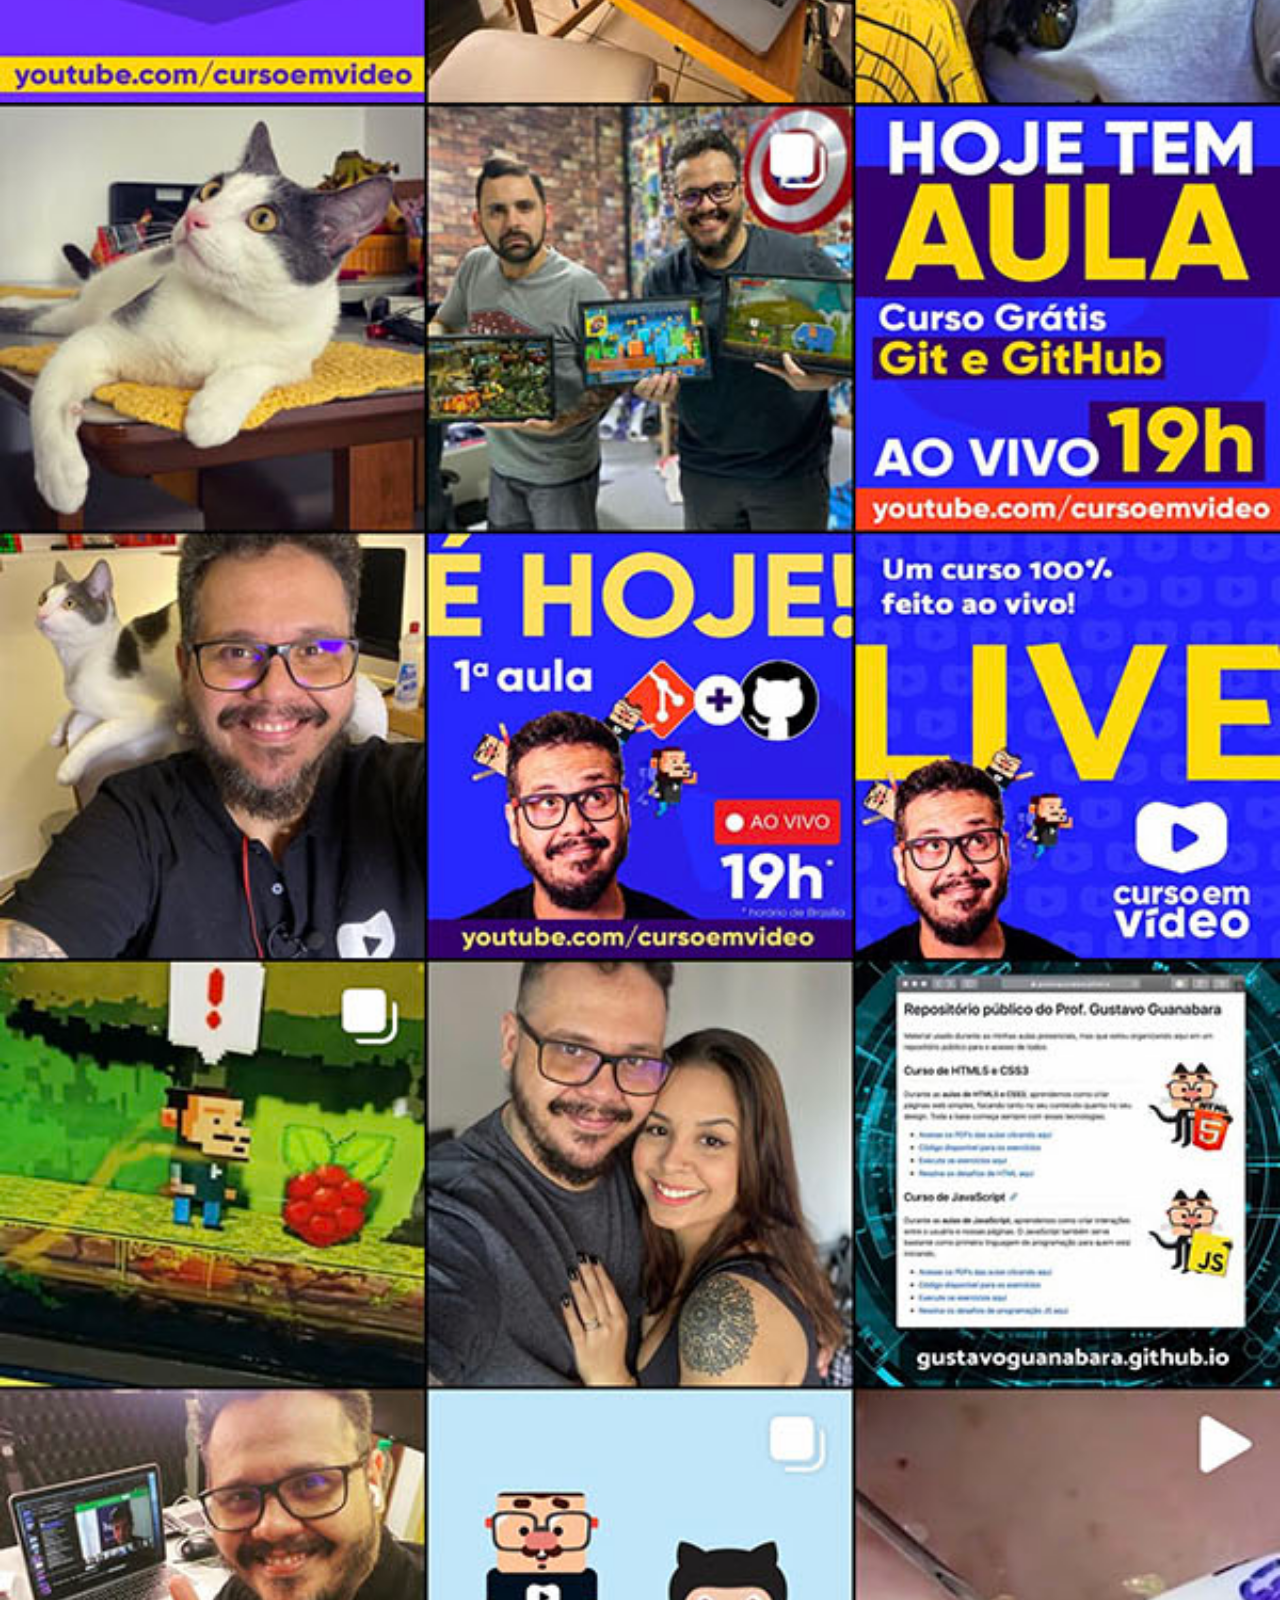
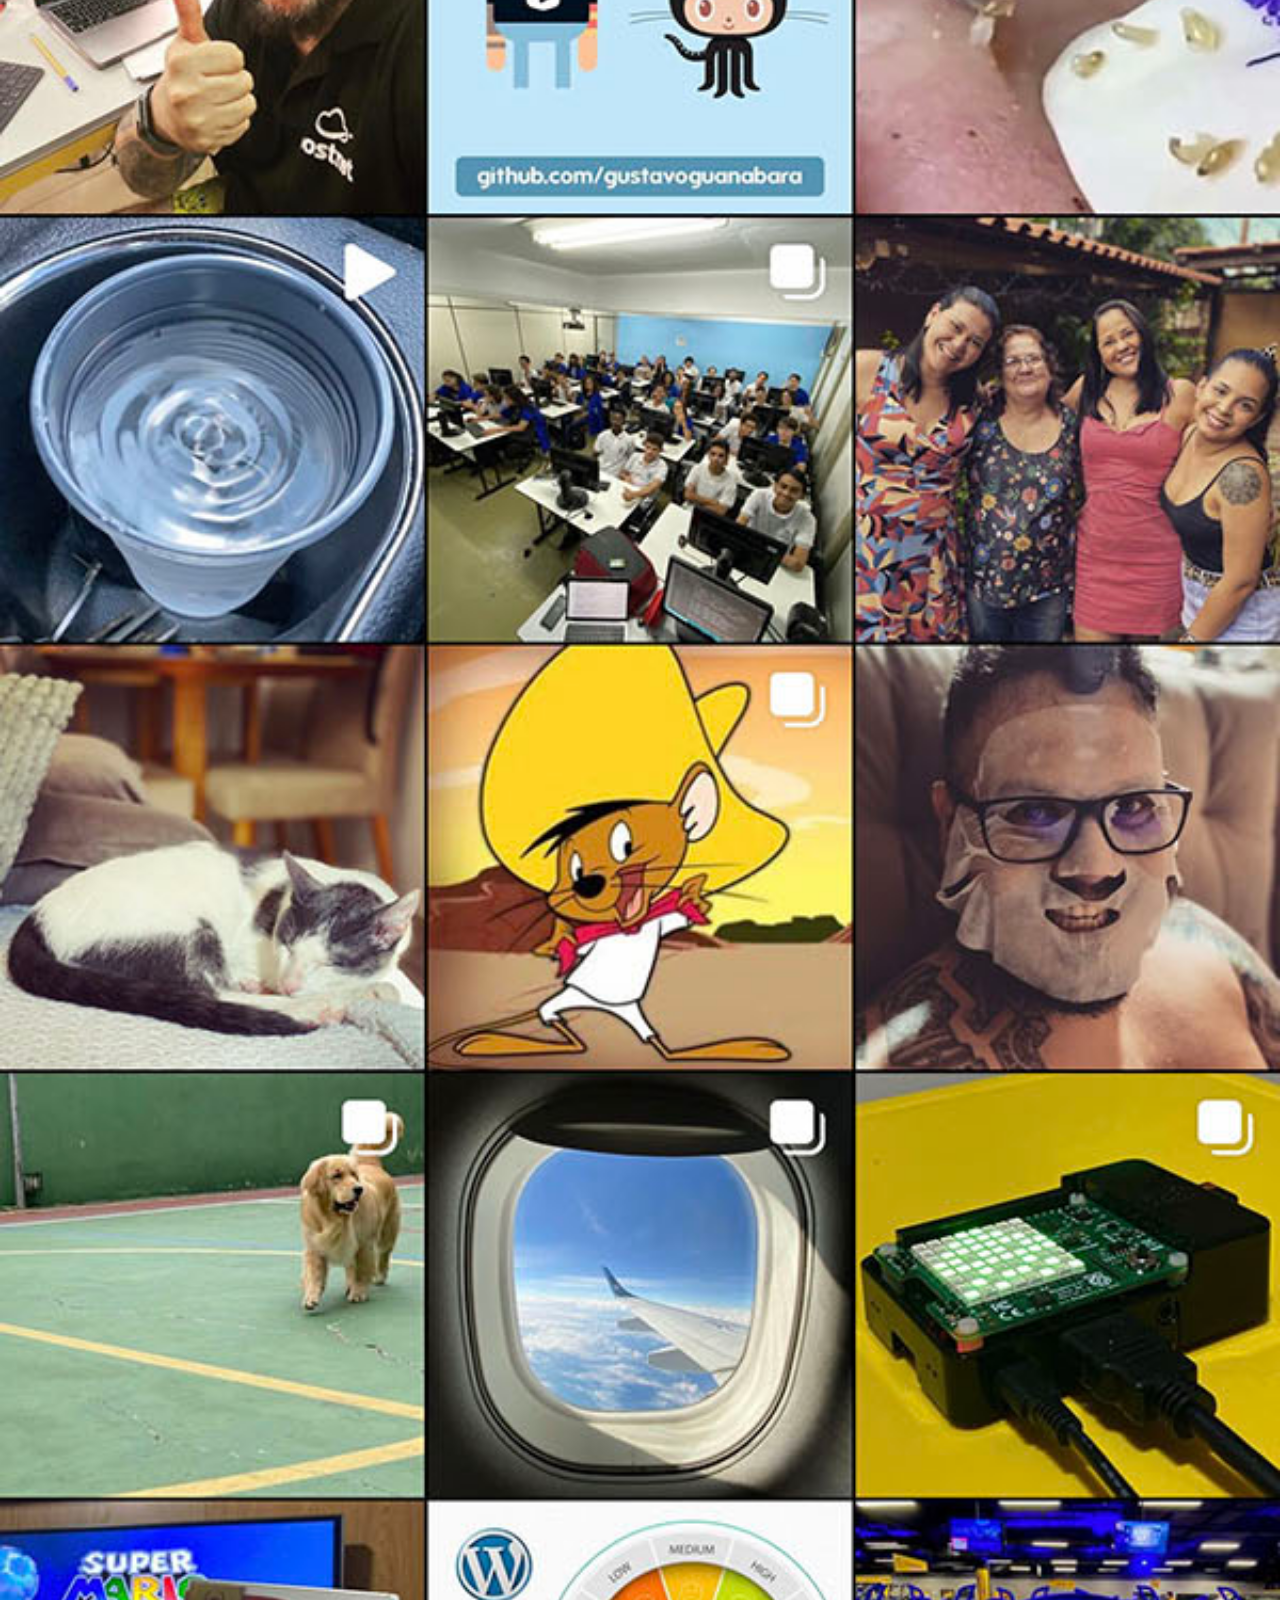
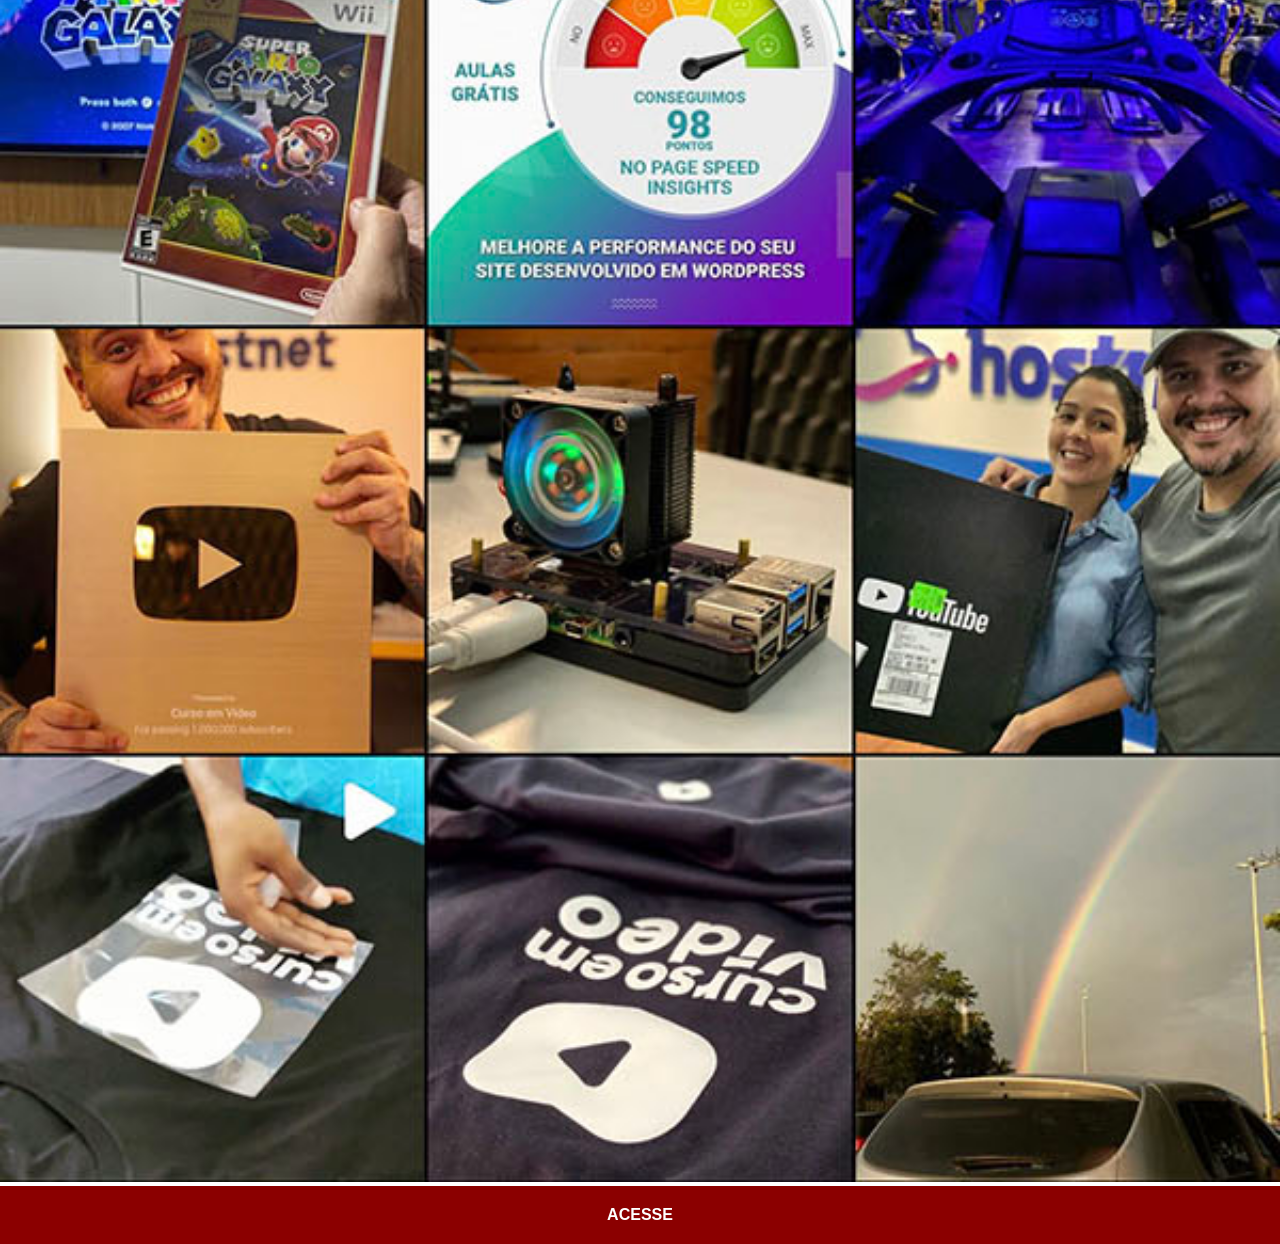
<file: instagram.html>
<!DOCTYPE html>
<html lang="pt-br">
<head>
    <meta charset="UTF-8">
    <meta name="viewport" content="width=device-width, initial-scale=1.0">
    <title>Instagram</title>
    <link rel="stylesheet" href="./estilos/social.css">
</head>
<body>
    <img src="./imagens/tela-instagram.jpg" alt="Instagram">
    <a href="https://www.instagram.com/gustavoguanabara/" target="_blank" rel="next">ACESSE</a>
</body>
</html>
</file>
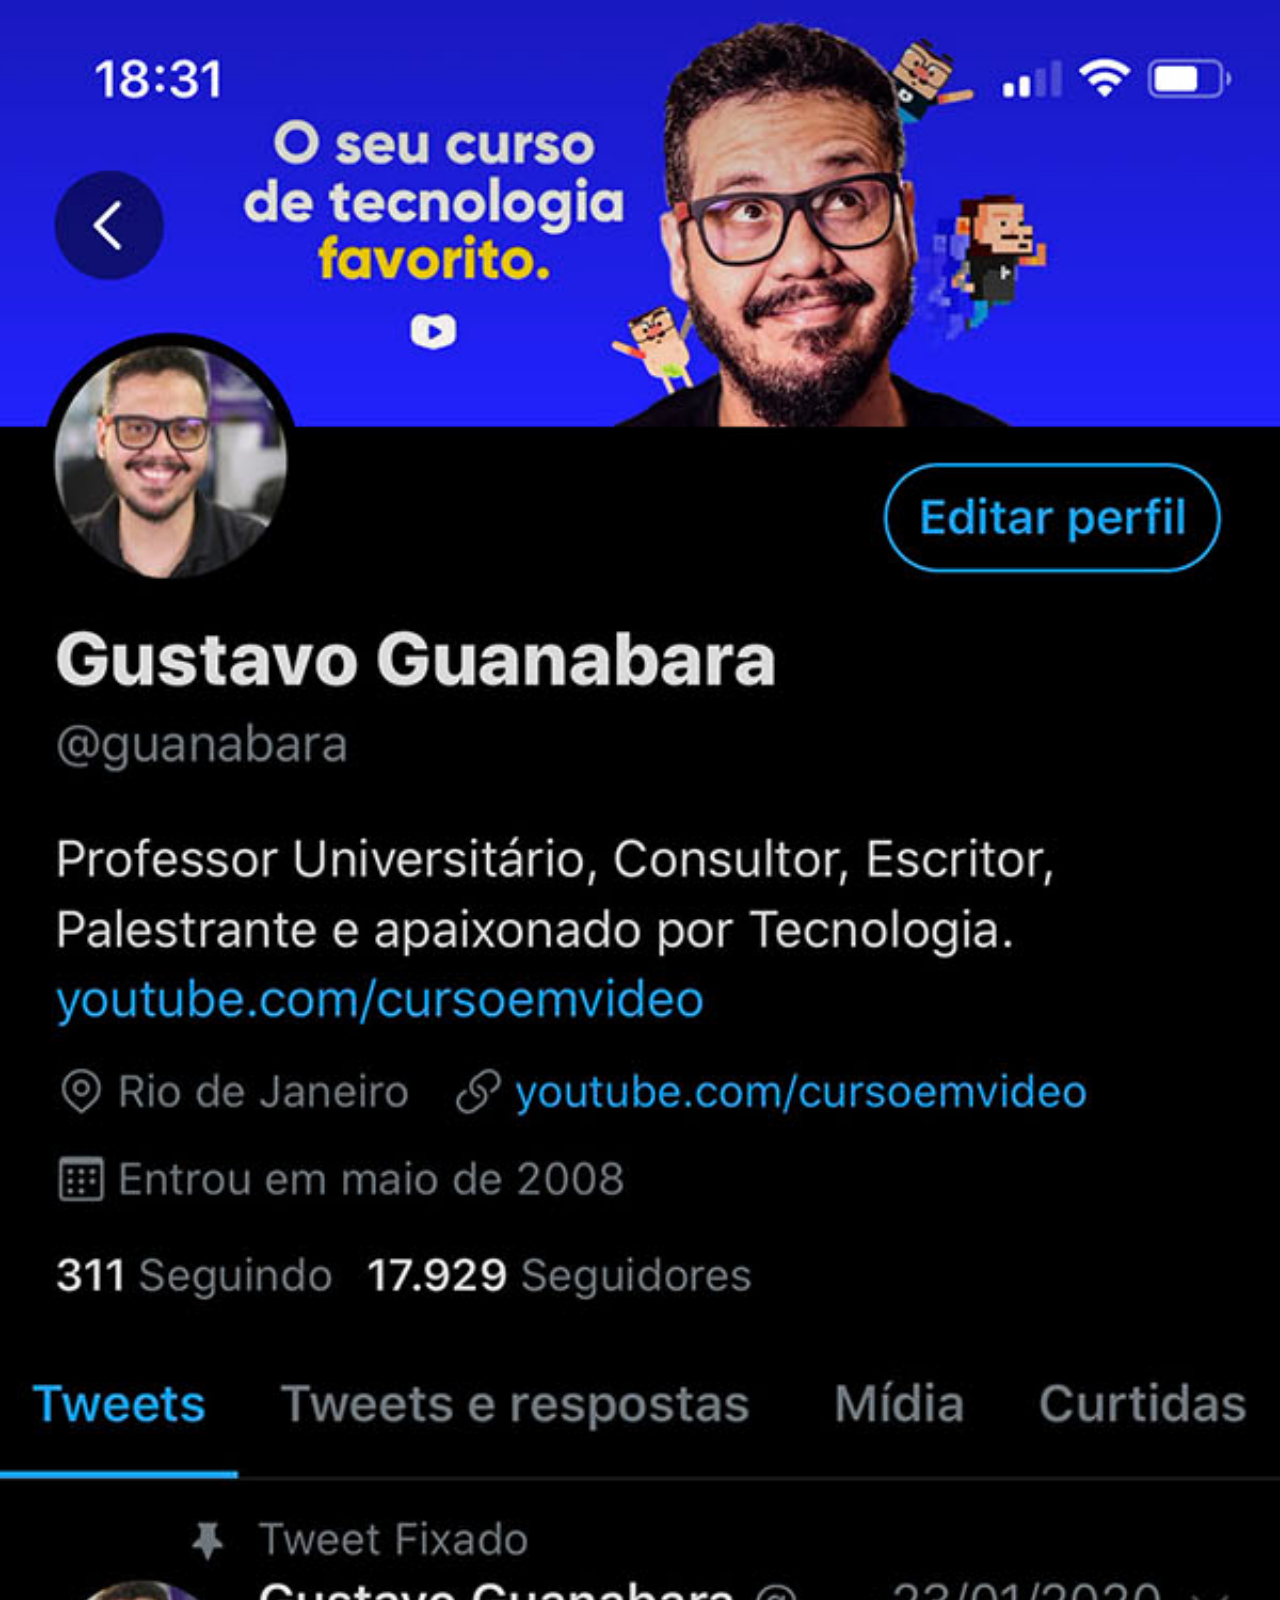
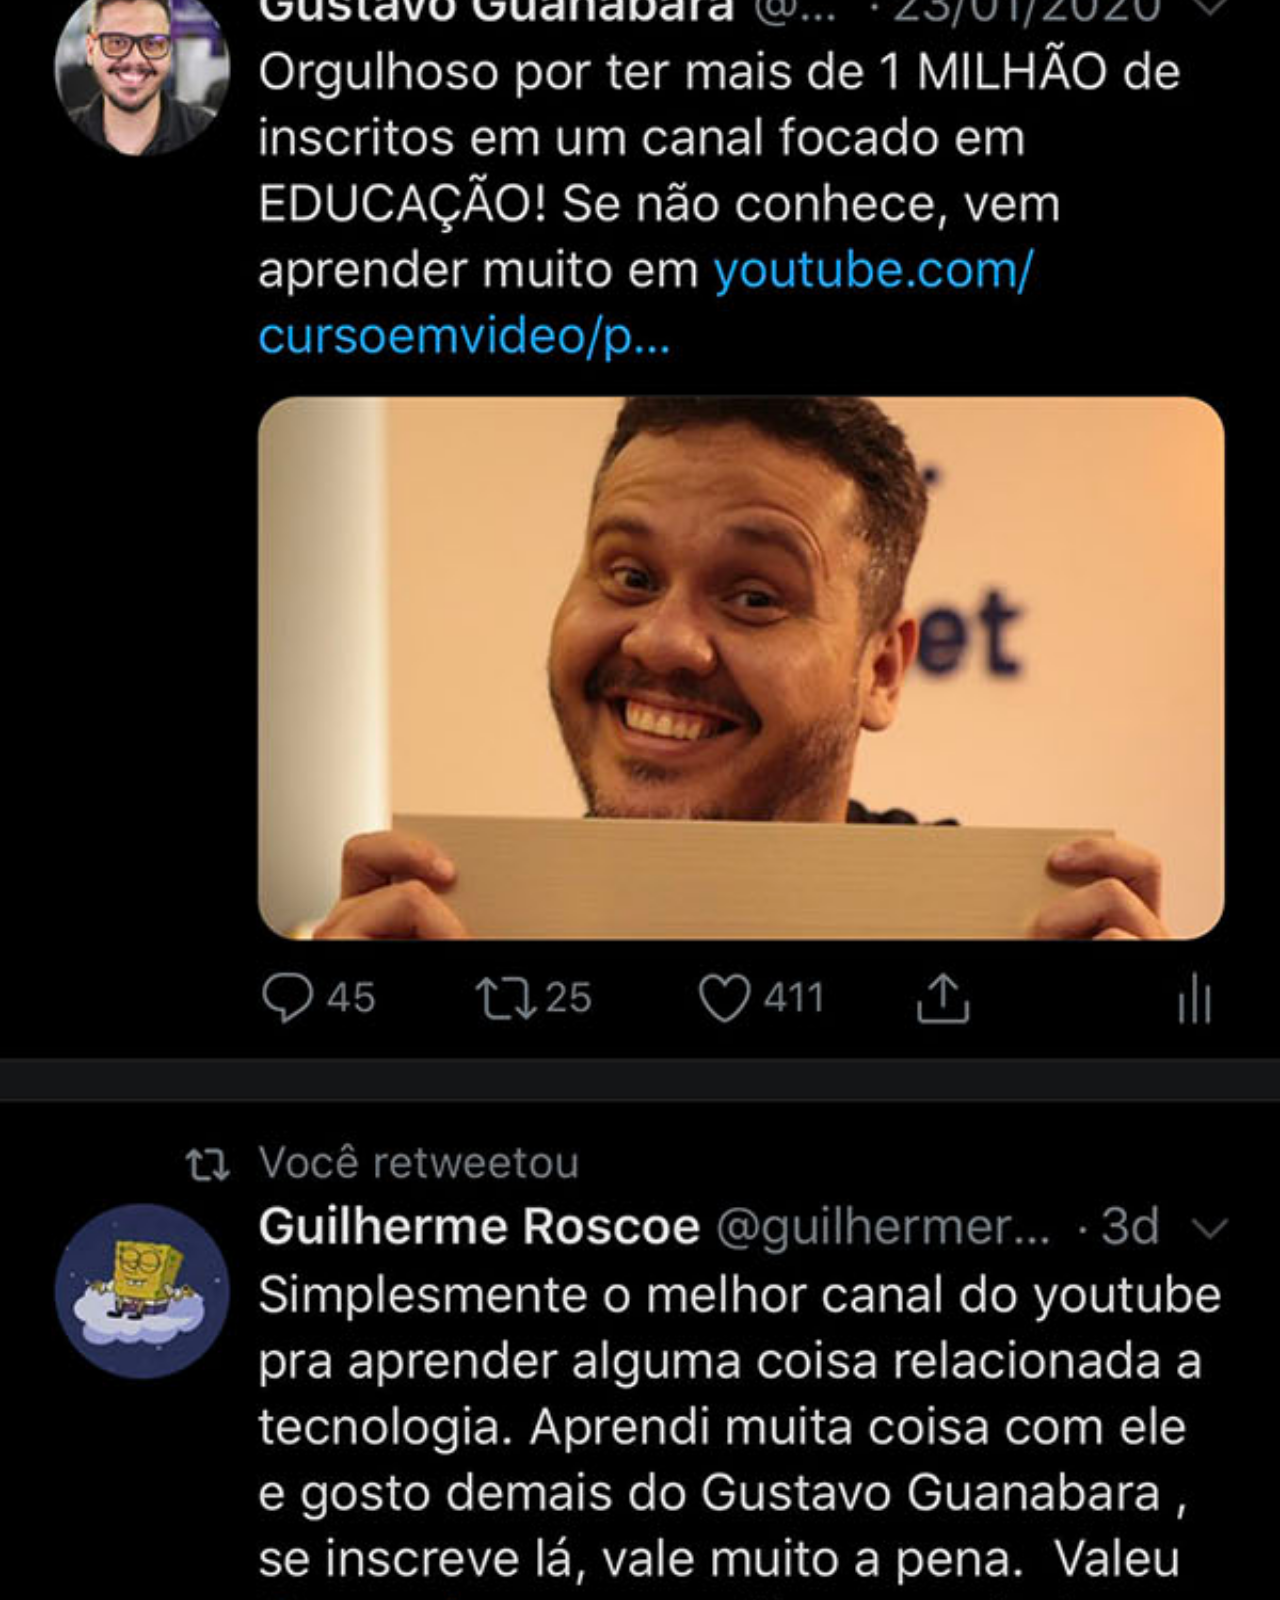
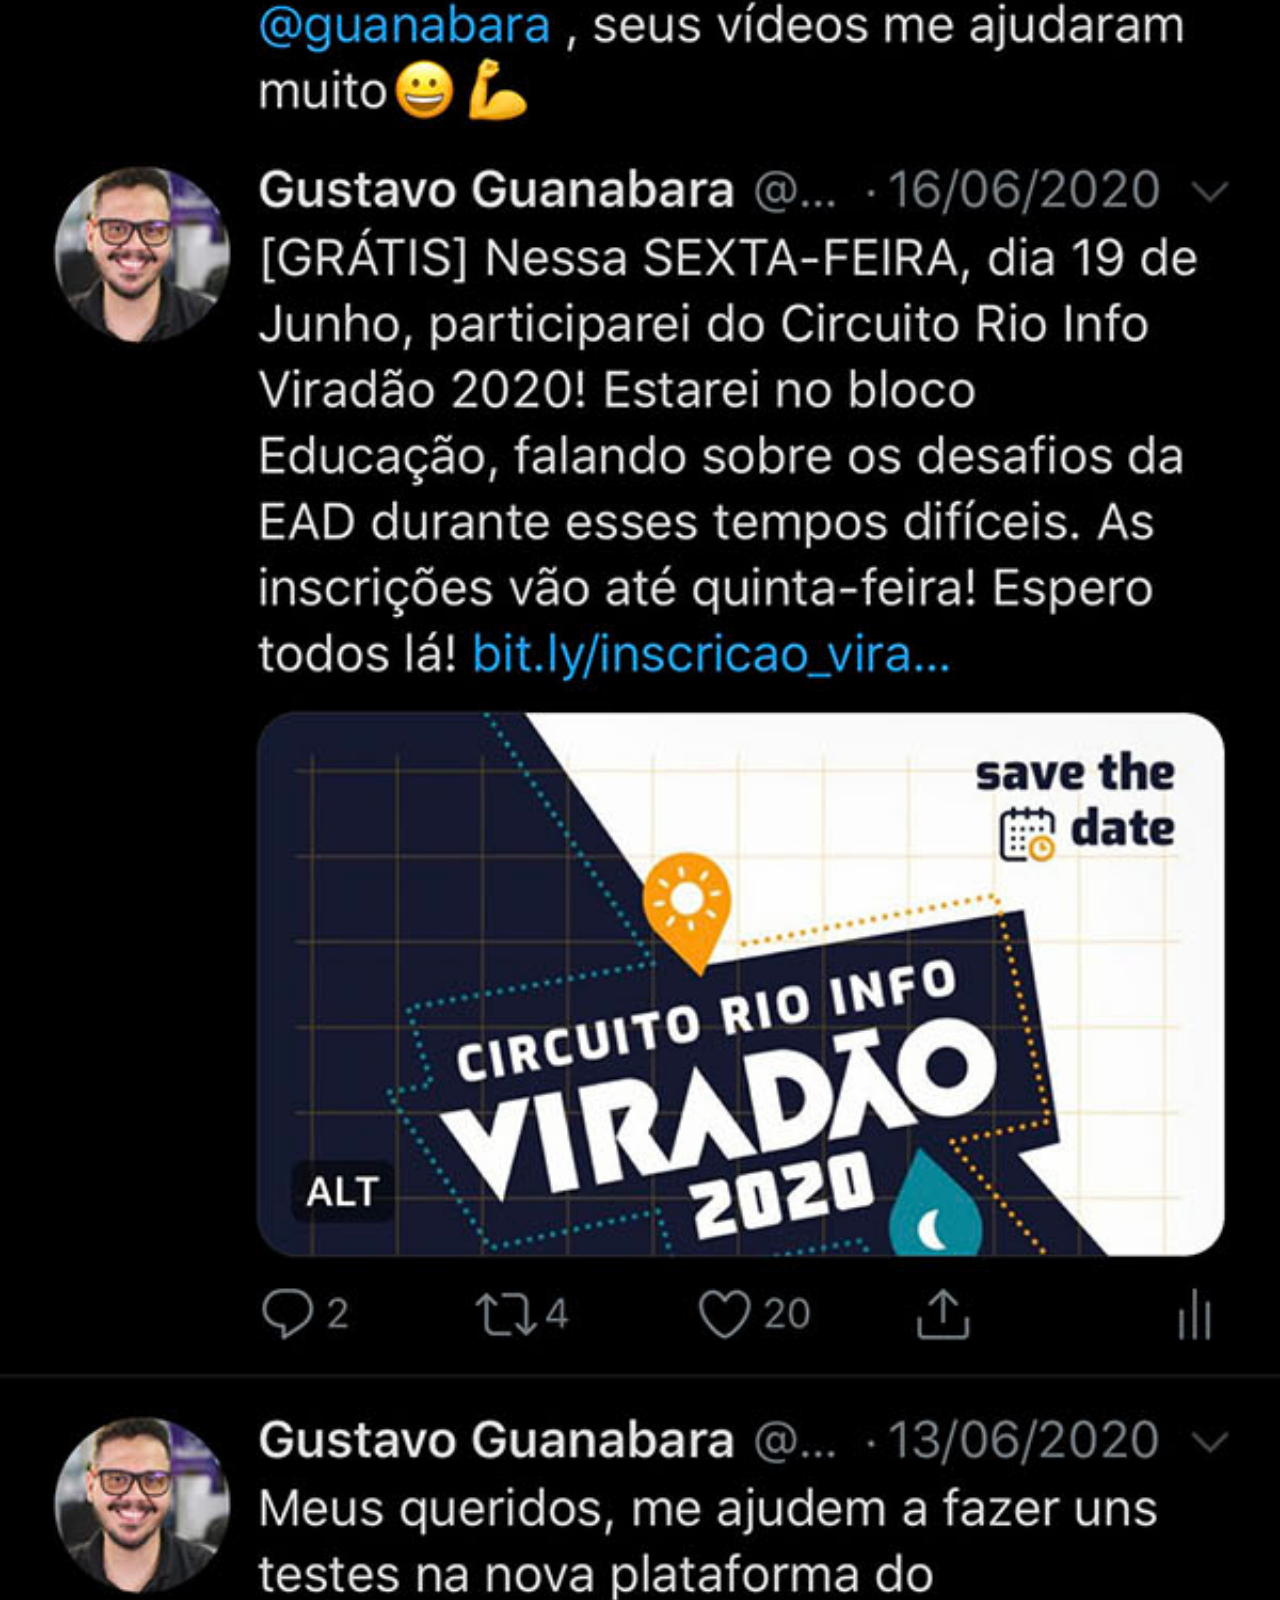
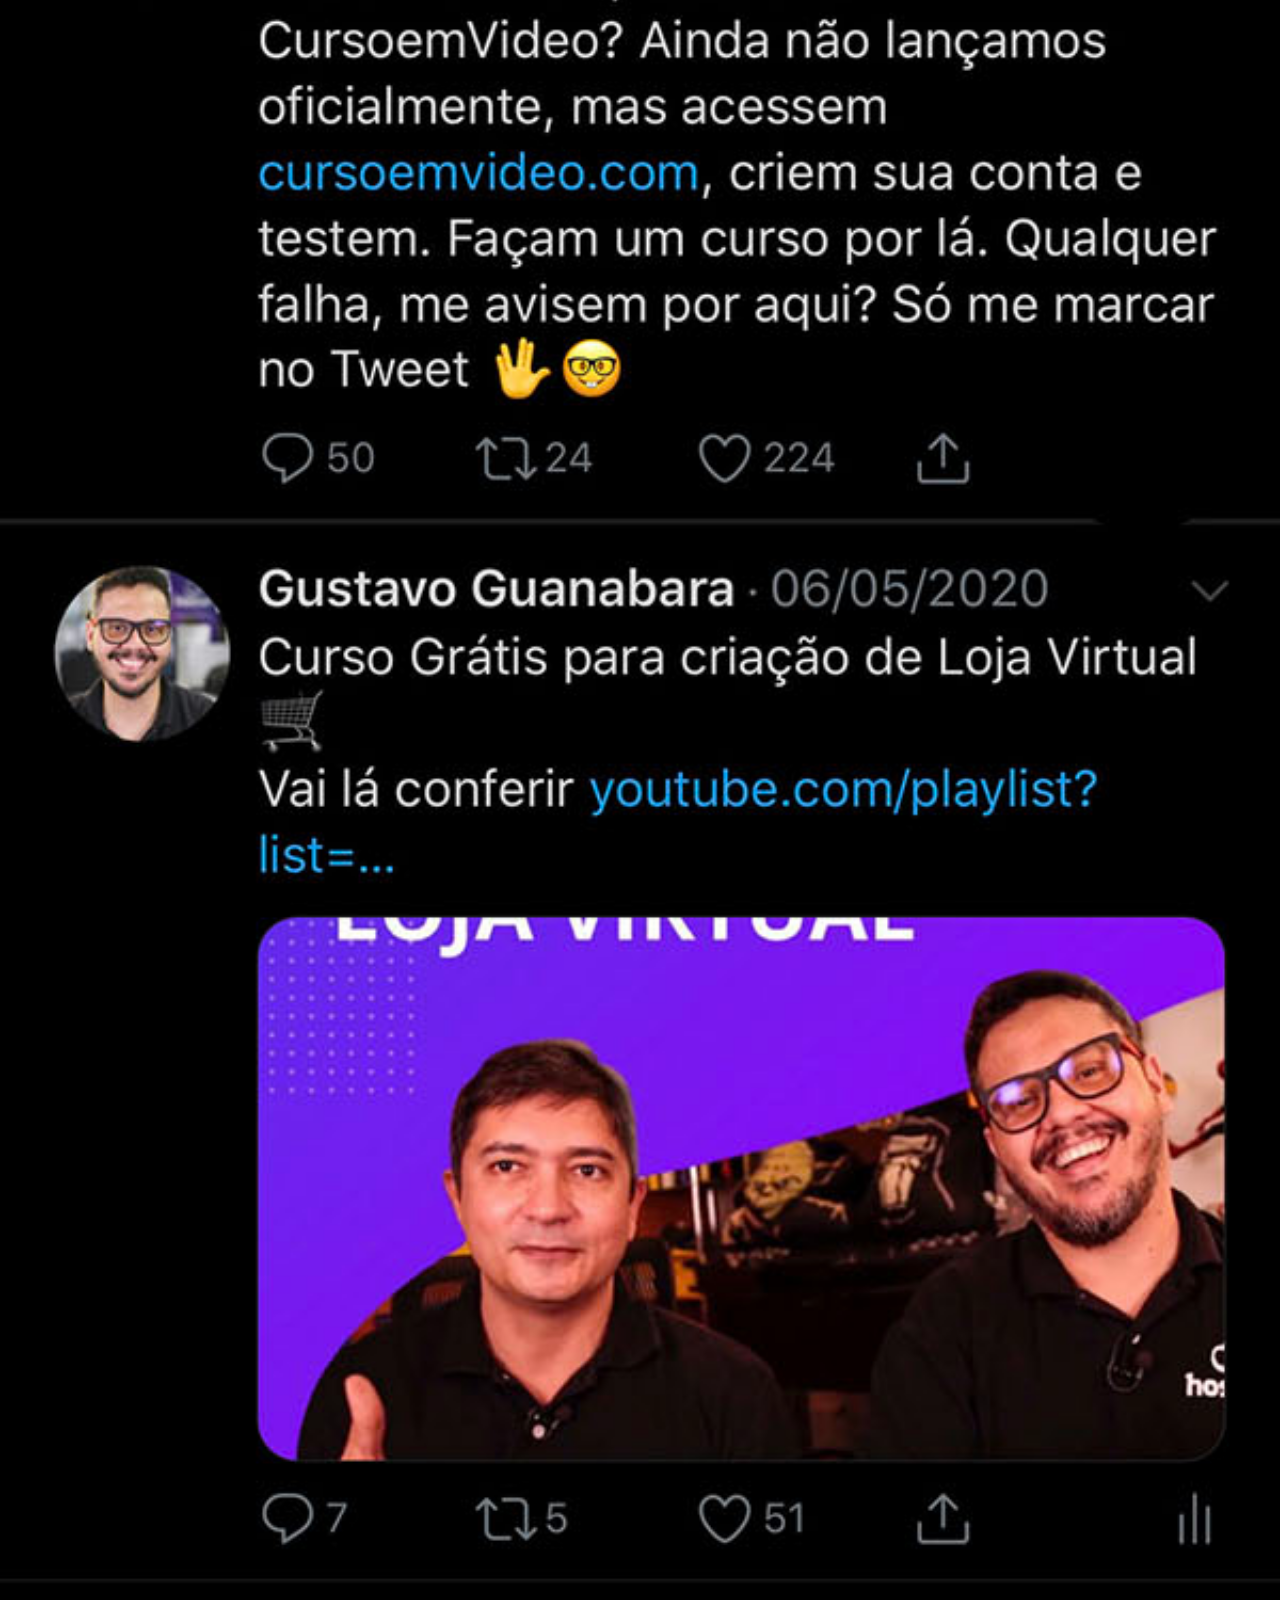
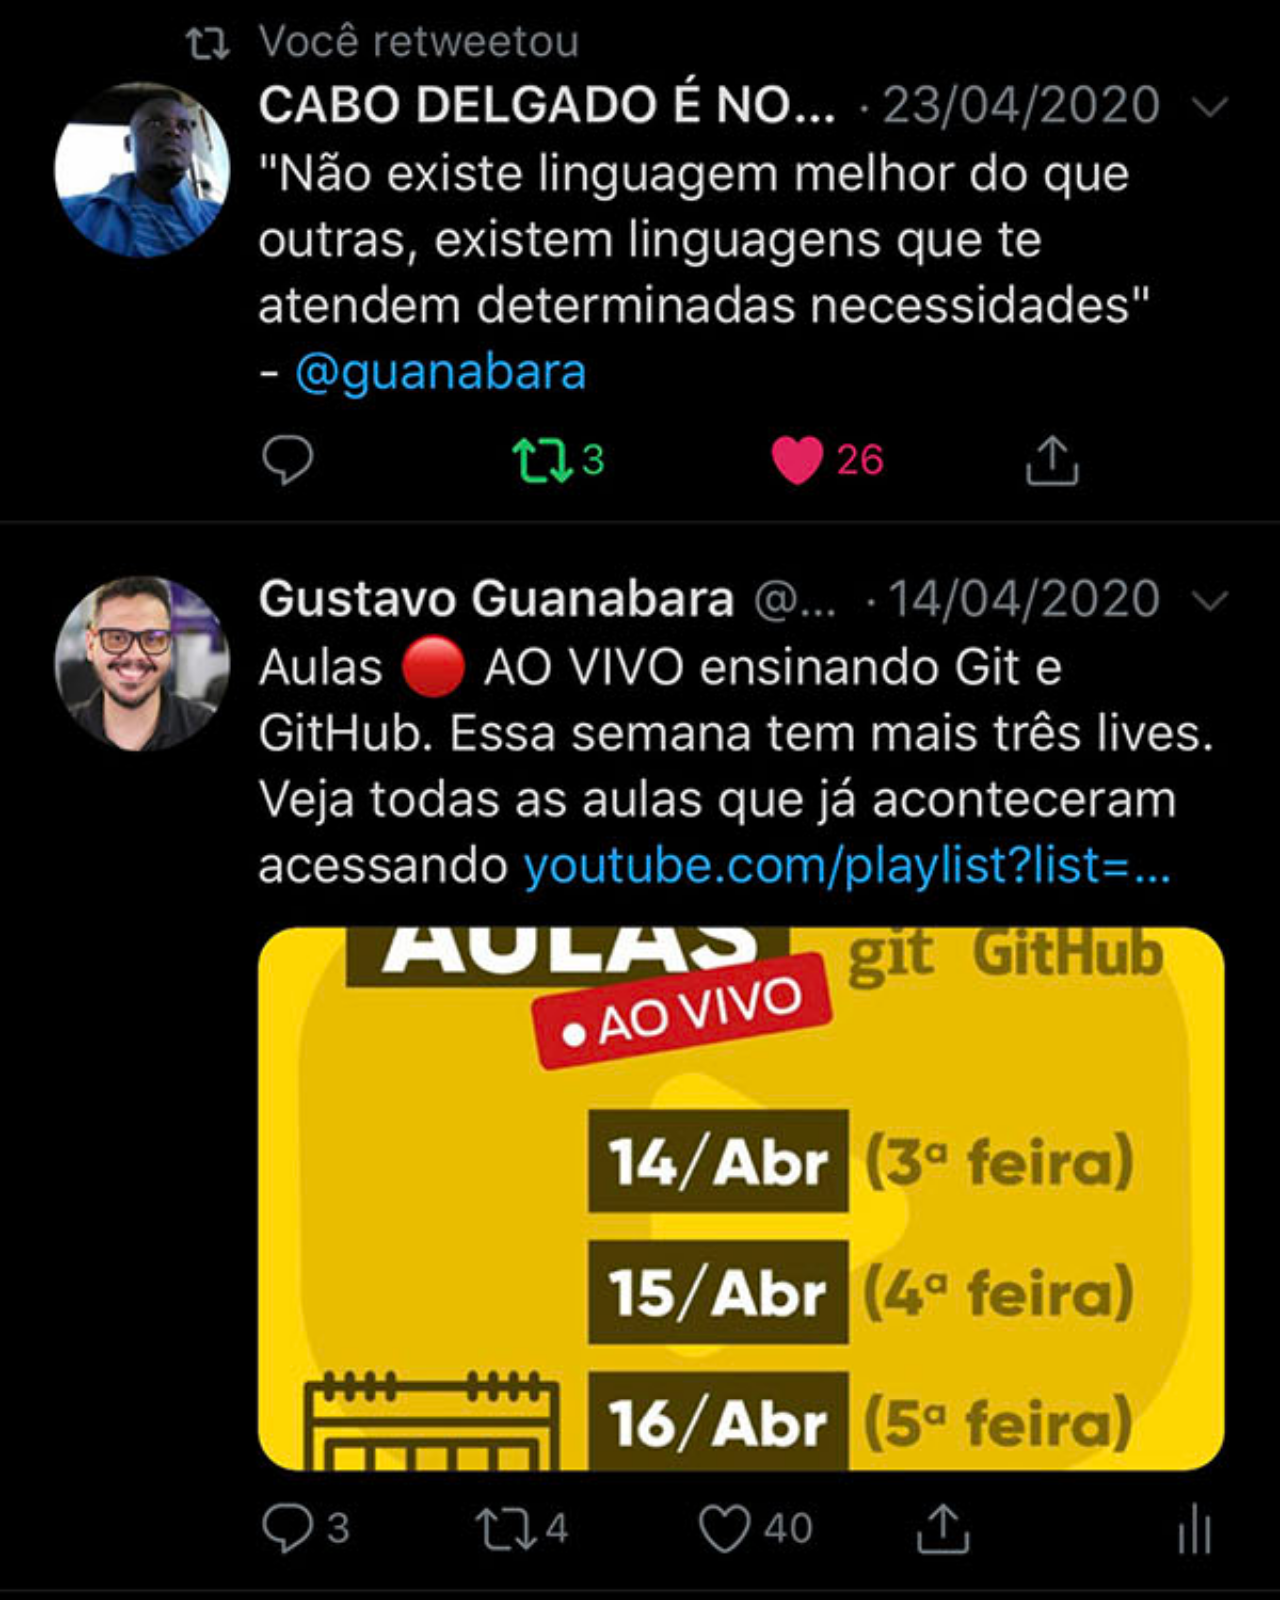
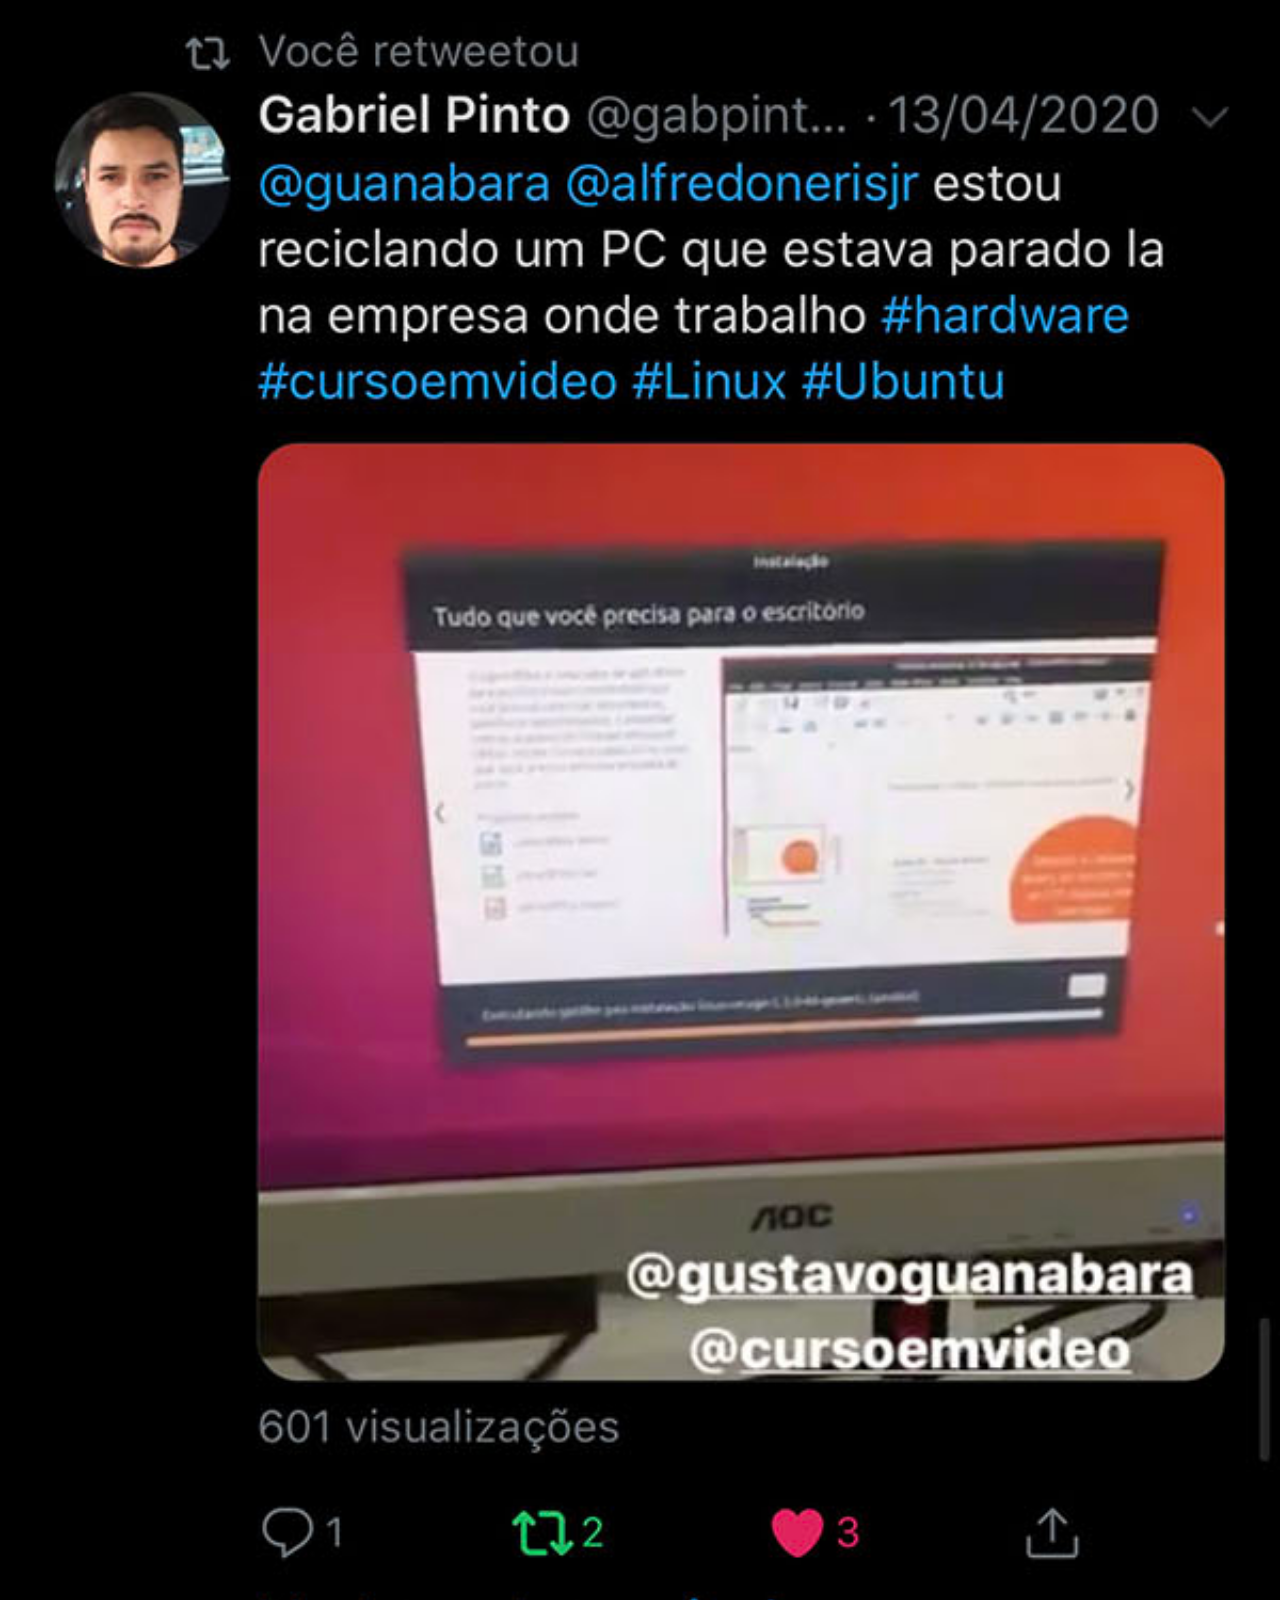
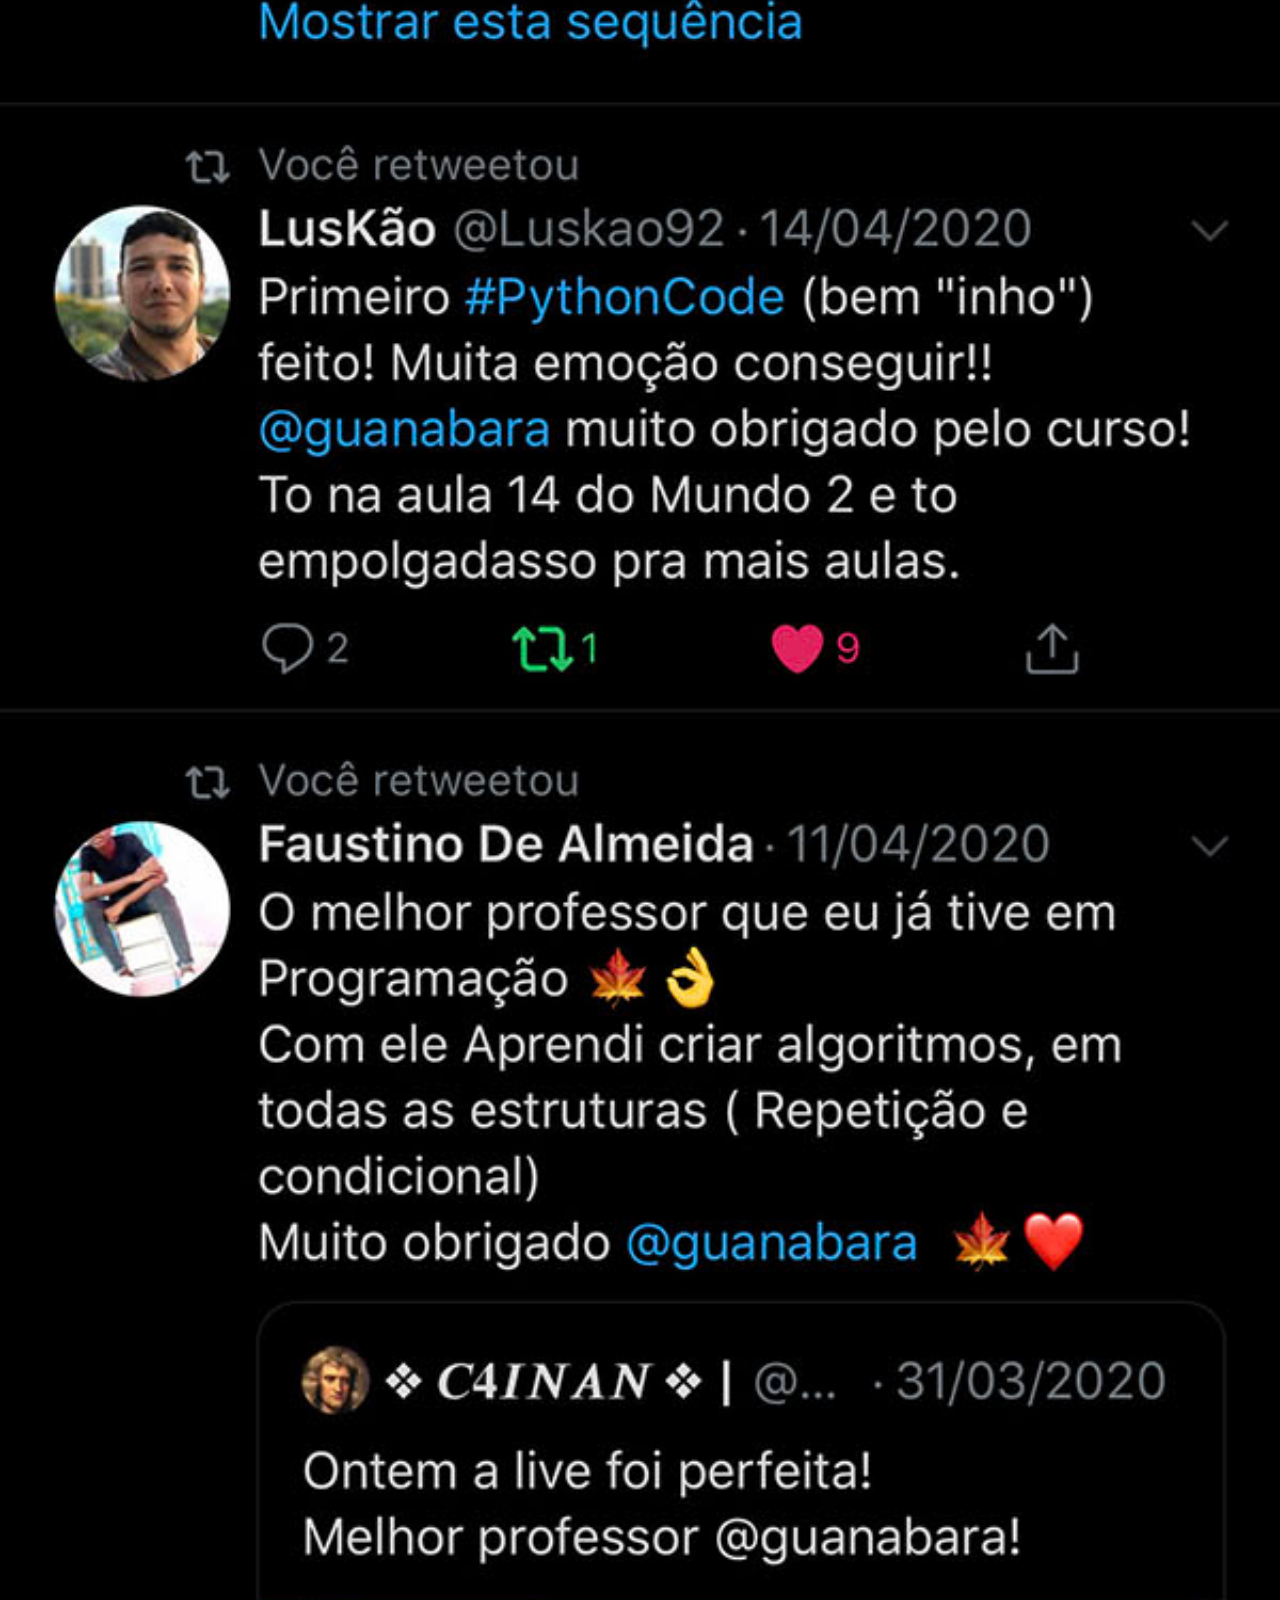
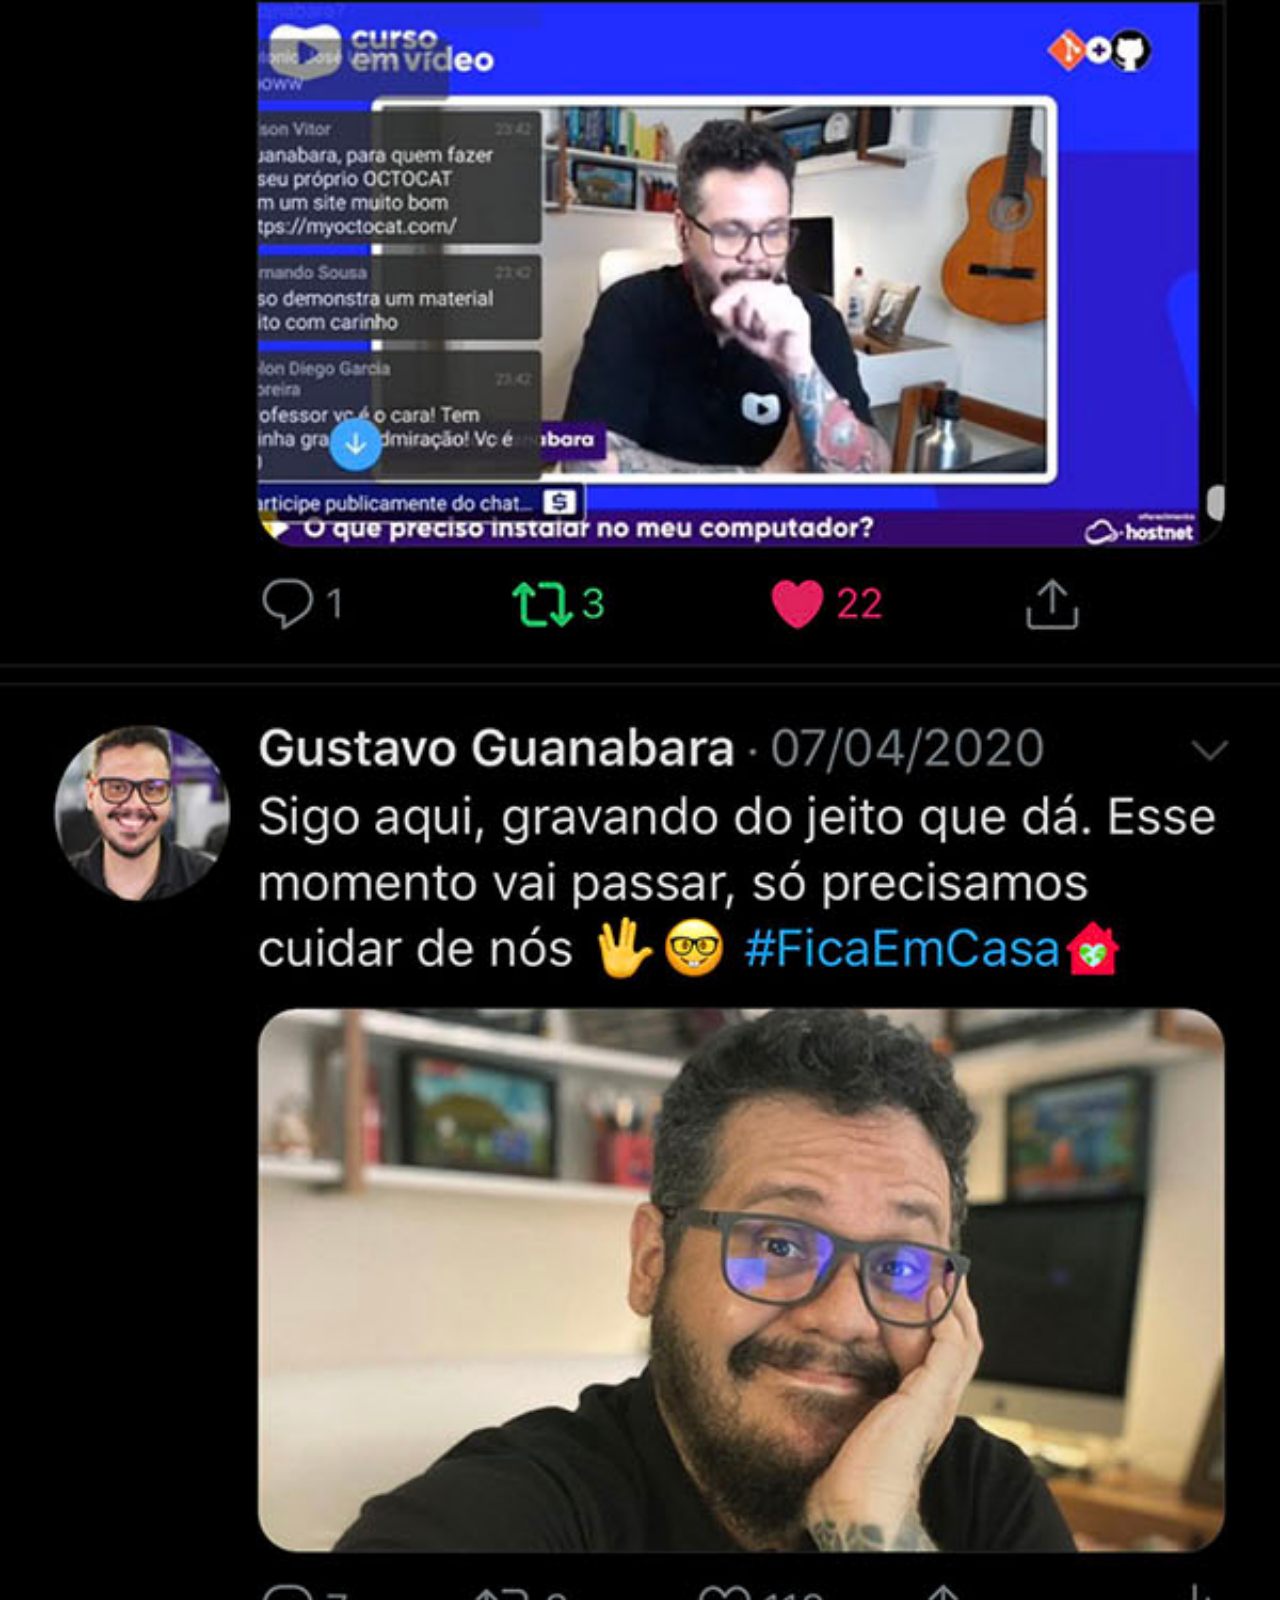
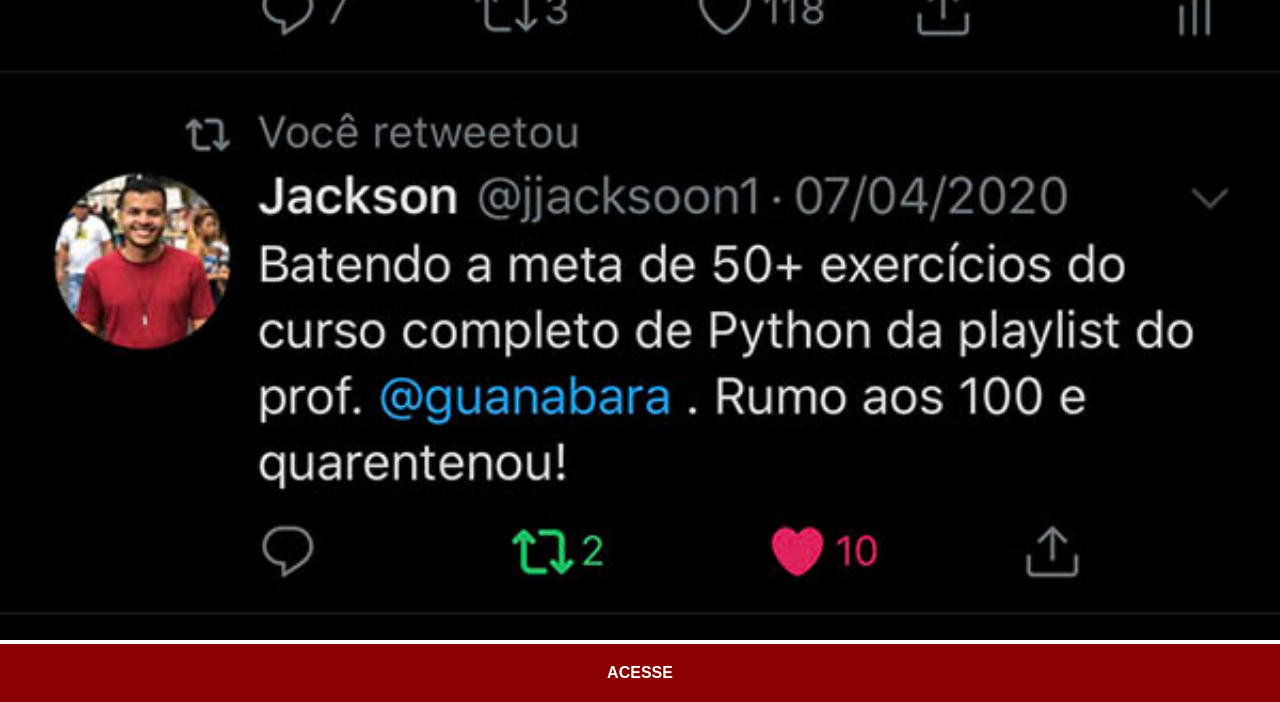
<file: twitter.html>
<!DOCTYPE html>
<html lang="pt-br">
<head>
    <meta charset="UTF-8">
    <meta name="viewport" content="width=device-width, initial-scale=1.0">
    <title>Twitter</title>
    <link rel="stylesheet" href="estilos/social.css">
</head>
<body>
    <img src="./imagens/tela-twitter.jpg" alt="Twitter">
    <a href="https://x.com/gustavoguanabara/" target="_blank" rel="next">ACESSE</a>
</body>
</html>
</file>
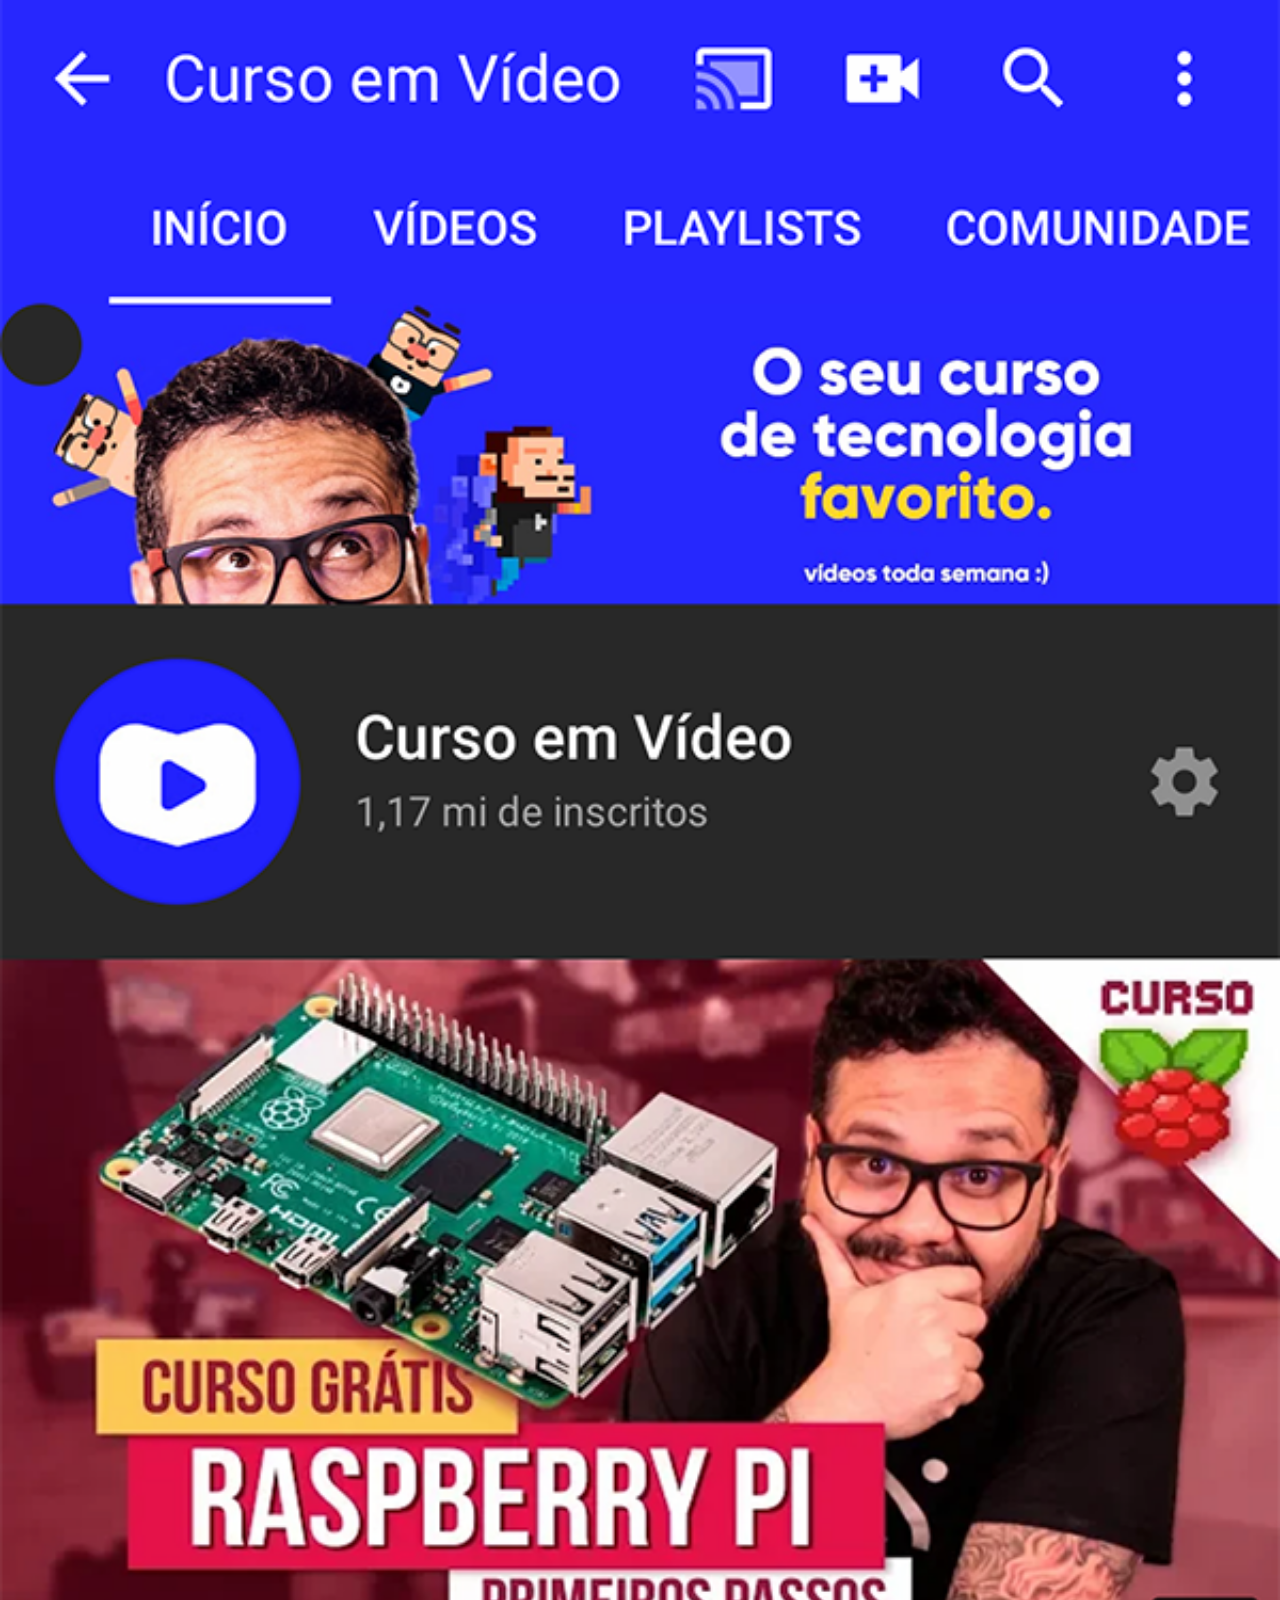
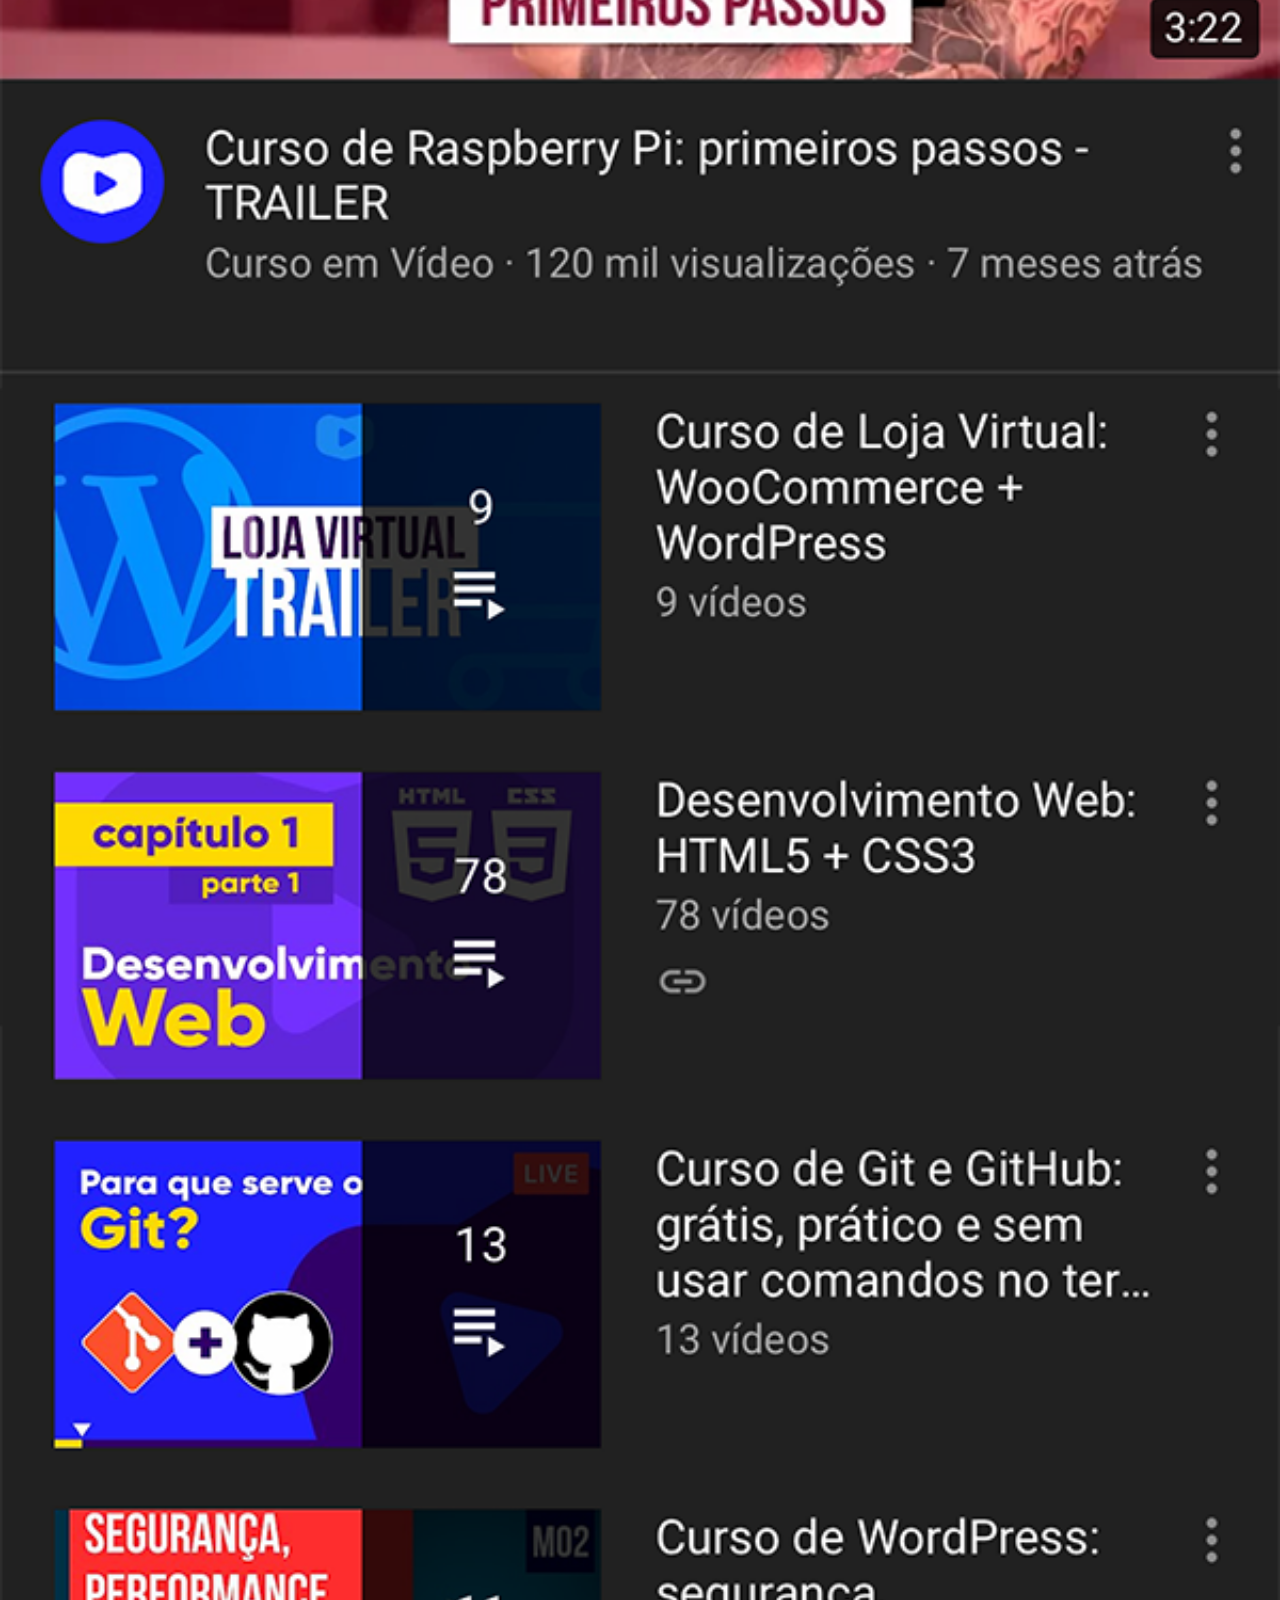
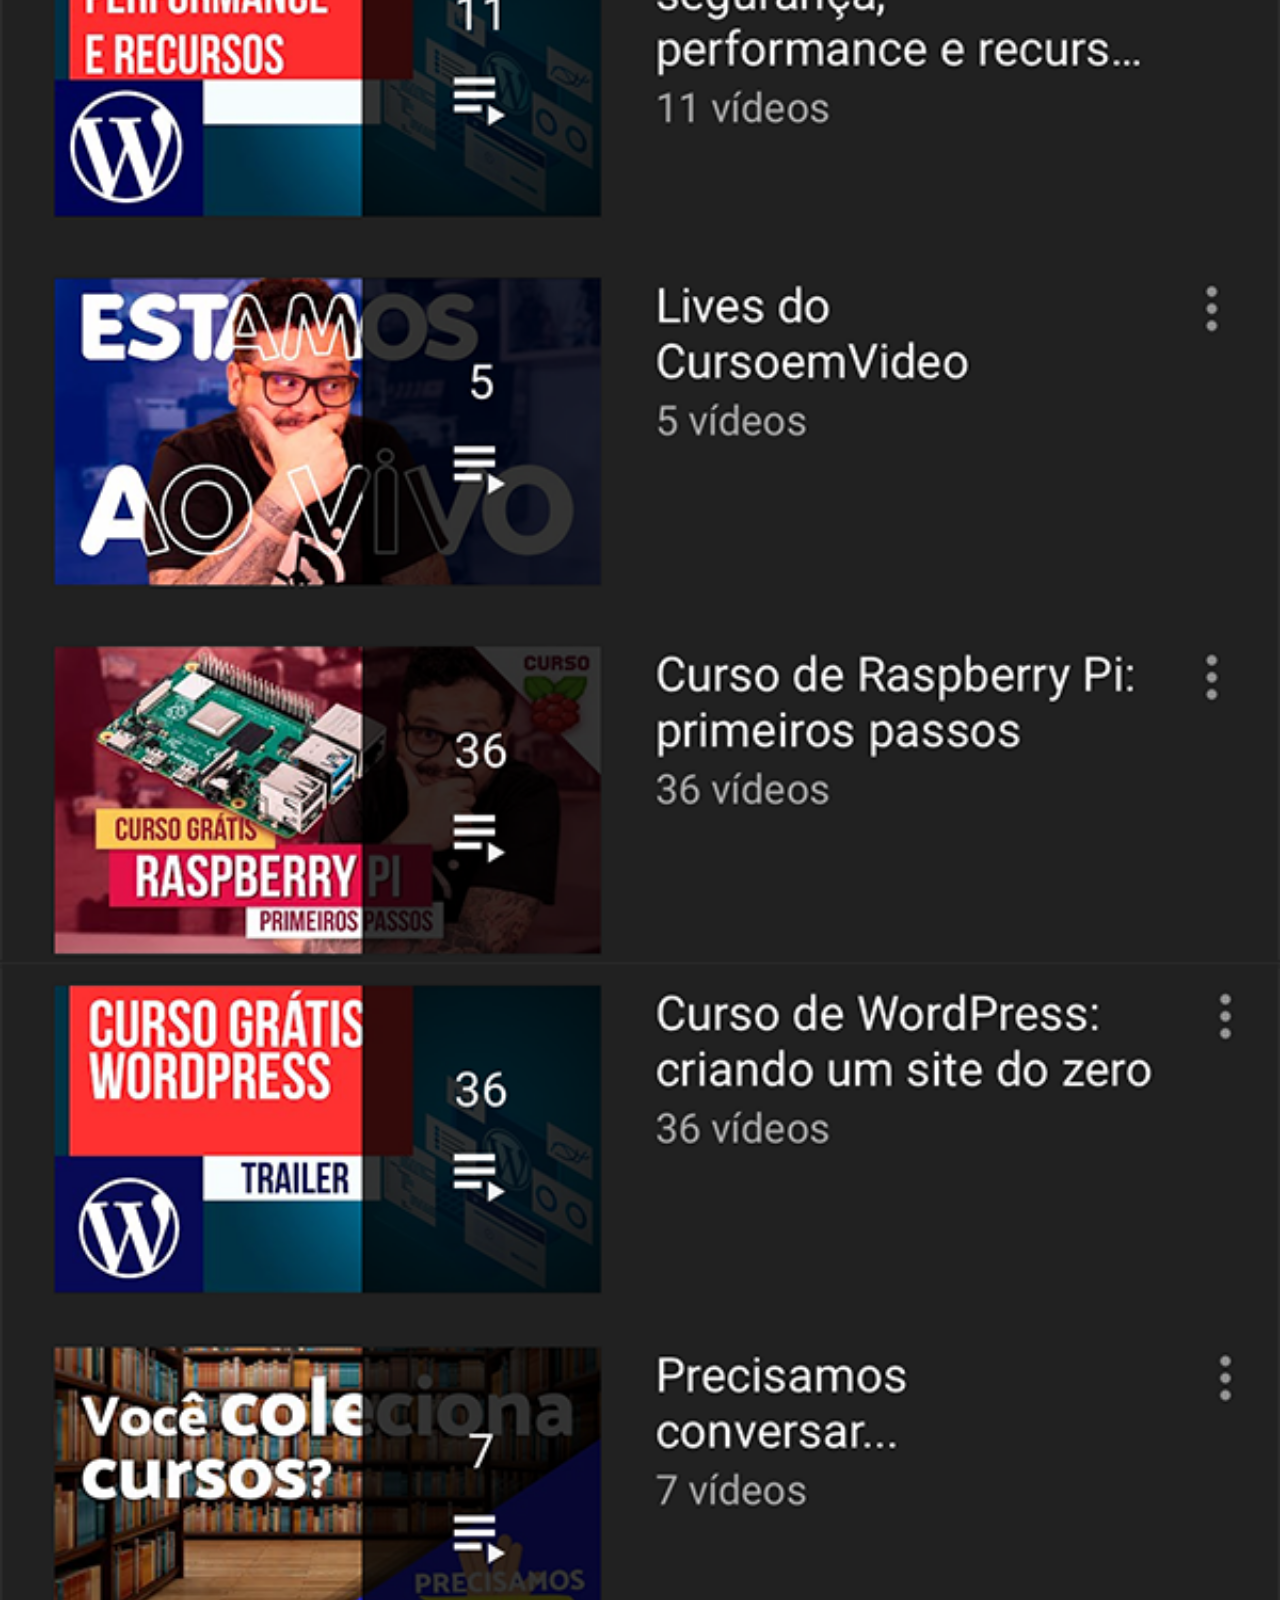
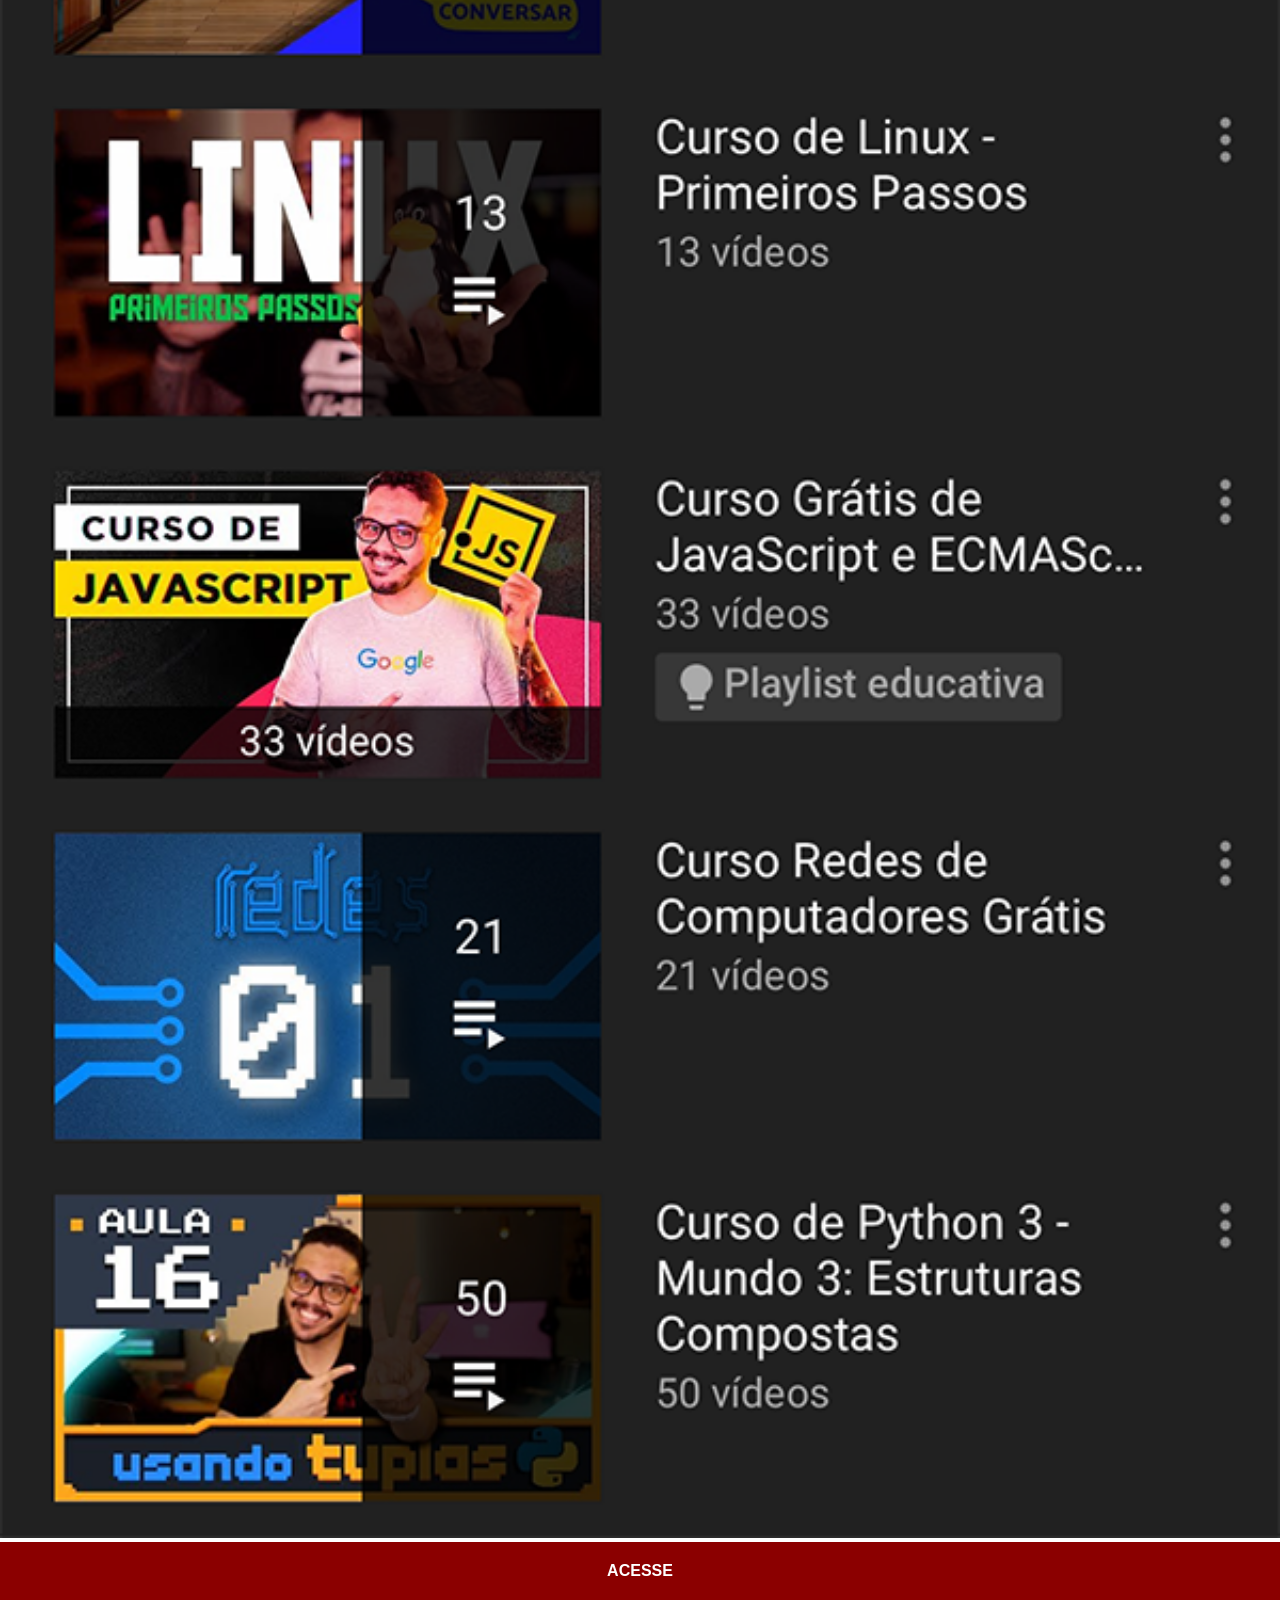
<file: youtube.html>
<!DOCTYPE html>
<html lang="pt-br">
<head>
    <meta charset="UTF-8">
    <meta name="viewport" content="width=device-width, initial-scale=1.0">
    <title>Youtube</title>
    <link rel="stylesheet" href="./estilos/social.css">
    
</head>
<body>
    <img src="imagens/tela-youtube.png" alt="Youtube">
    <a href="https://www.youtube.com/user/cursoemvideo/playlists" target="_blank" rel="next">ACESSE</a>
</body>
</html>
</file>
<file: estilos/style.css>
@charset "UTF-8";

*{
    margin: 0;
    padding: 0;
    font-family: Arial, Helvetica, sans-serif;
}

html, body{
    height: 100vh;
    width: 100vw;
    background-color: black;
}

body{
    background: url('../imagens/fundo-madeira.jpg') no-repeat top center;
    background-size: cover;
    background-attachment: fixed;
}

main{
    height: 100vh;
    position: relative;   
}

section#telefone{
    position: absolute;
    top: 50%;
    left: 50%;
    transform: translate(-50%, -50%);/* Como deixar o objeto no centralizado*/

    height: 627px;
    width: 311px;
    background-color: blue;
    background:  url('../imagens/frame-iphone.png') no-repeat;
}

iframe#tela{
    position: relative;
    top: 80px;
    left: 22px;
    width: 267px;
    height: 471px;
}

section#social{
    text-align: right;
}

section#social > a > img{
    width: 50px;
    height: 50px;
    margin: 10px;
    border-radius: 50%;
    box-shadow: 2px 2px 5px rgba(0, 0, 0, 0.404);
    box-sizing: border-box;
}

section#social img:hover{
    border: 2px solid white;
    transform: translate(-3px, -3px);
    box-shadow: 5px 5px 10px rgba(0, 0, 0, 0.596);
    transition: transform 0.5s;
}
</file>
<file: estilos/social.css>
@charset "UTF-8";

*{
    padding: 0;
    margin: 0;
    font-family: Arial, Helvetica, sans-serif;
}

::-webkit-scrollbar{
    width: 0;
    height: 0;
}

img{
    width: 100vw;
}

a{
display: block;
background-color: darkred;
padding: 20px;
color: white;
text-align: center;
font-weight: bolder;
text-decoration: none;
}

a:hover{
background-color: red;
}
</file>
